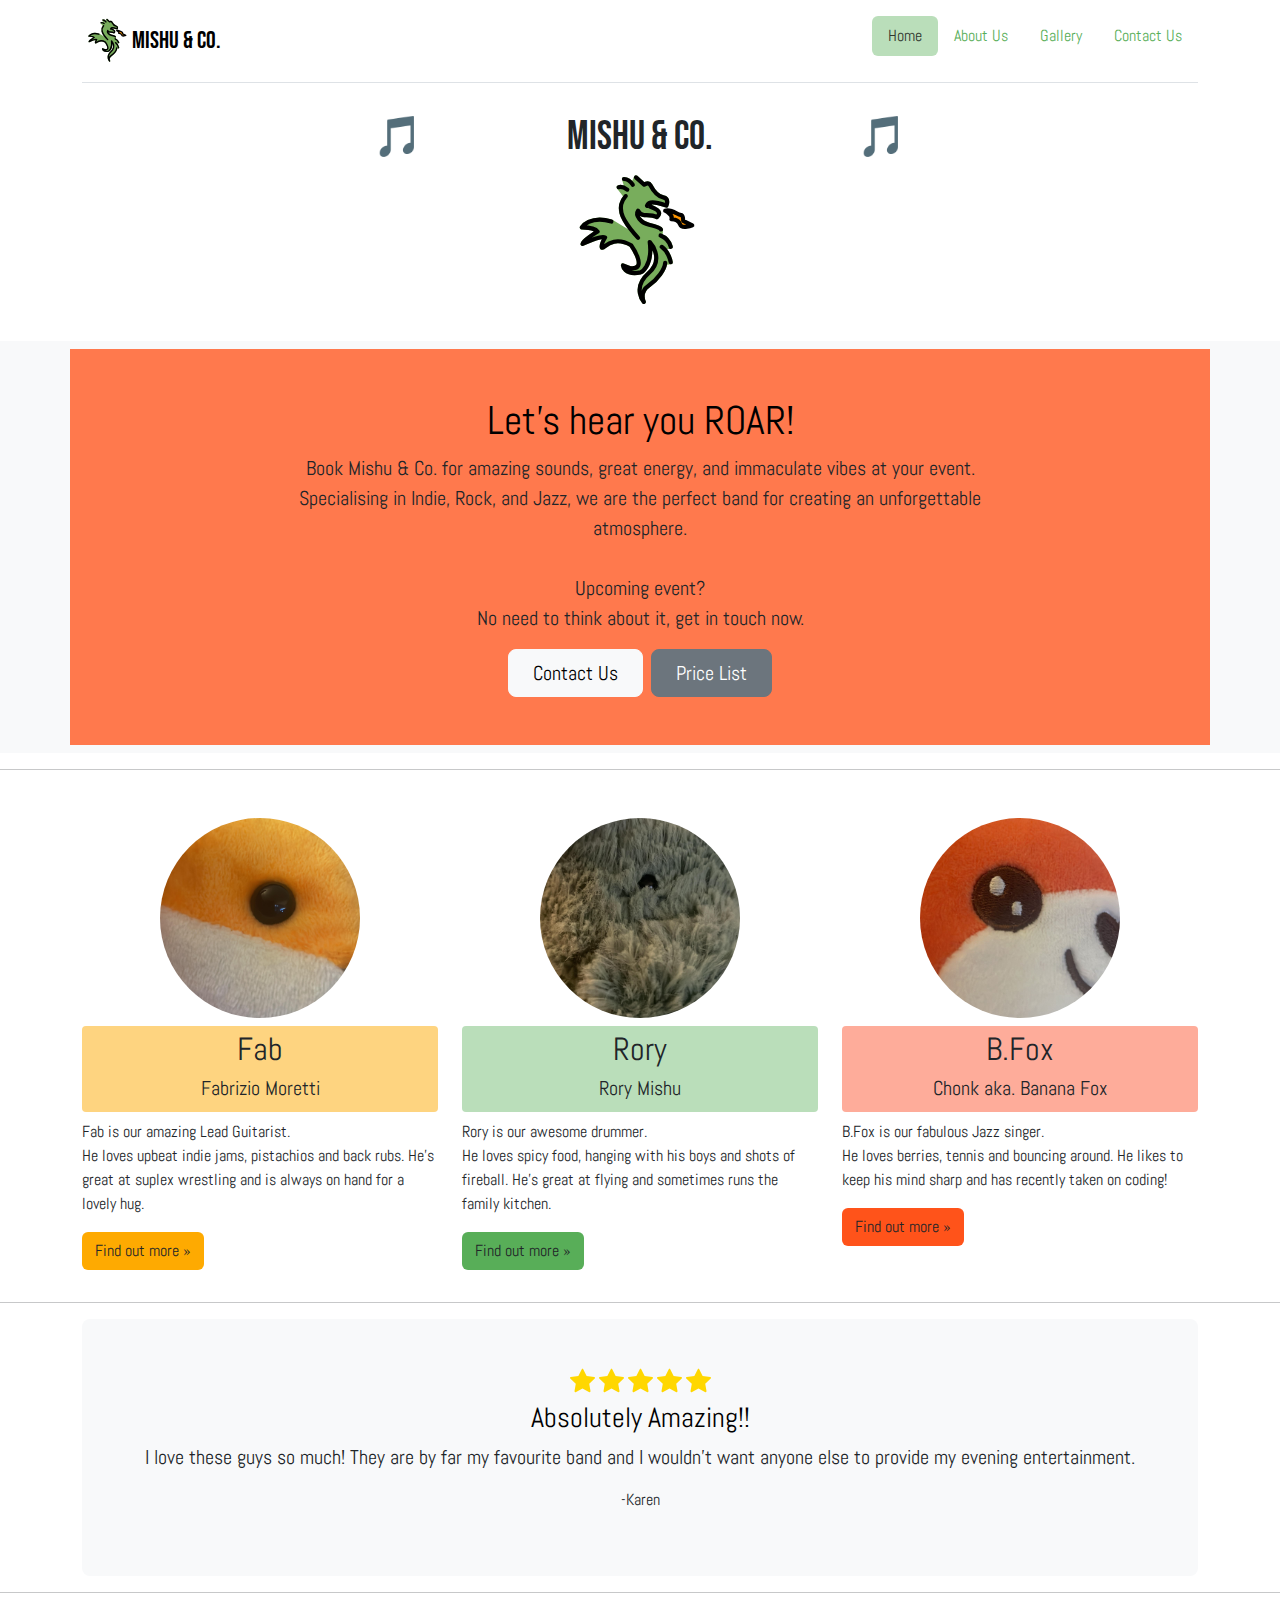
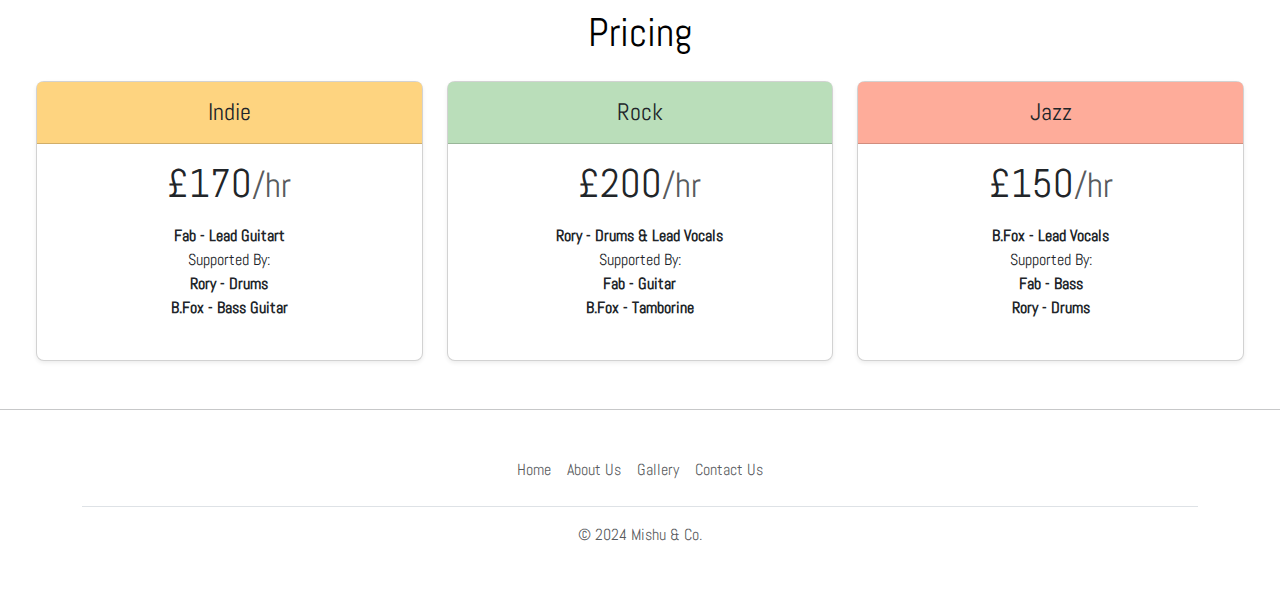
<file: index.html>
<!DOCTYPE html>
<html lang="en">
<head>
    <meta charset="UTF-8">
    <meta name="viewport" content="width=device-width, initial-scale=1.0">
    <title>Mishu & Co.</title>
    <link rel="stylesheet" href="./styles.css" />
    <link href="https://cdn.jsdelivr.net/npm/bootstrap@5.3.3/dist/css/bootstrap.min.css" rel="stylesheet" integrity="sha384-QWTKZyjpPEjISv5WaRU9OFeRpok6YctnYmDr5pNlyT2bRjXh0JMhjY6hW+ALEwIH" crossorigin="anonymous">
    <script src="https://cdn.jsdelivr.net/npm/bootstrap@5.3.3/dist/js/bootstrap.bundle.min.js" integrity="sha384-YvpcrYf0tY3lHB60NNkmXc5s9fDVZLESaAA55NDzOxhy9GkcIdslK1eN7N6jIeHz" crossorigin="anonymous"></script>
    <link rel="stylesheet" href="./styles.css" />
    
    <!-- fonts -->
    <link rel="preconnect" href="https://fonts.googleapis.com">
    <link rel="preconnect" href="https://fonts.gstatic.com" crossorigin>
    <link href="https://fonts.googleapis.com/css2?family=Bebas+Neue&display=swap" rel="stylesheet">

    <link rel="preconnect" href="https://fonts.googleapis.com">
    <link rel="preconnect" href="https://fonts.gstatic.com" crossorigin>
    <link href="https://fonts.googleapis.com/css2?family=Abel&family=Bebas+Neue&family=Noto+Sans+Tamil:wght@100..900&display=swap" rel="stylesheet">
  </head>

<body>
  <!-- header -->
  <div class="container">
      <header class="d-flex flex-wrap justify-content-center py-3 mb-4 border-bottom">
        <a href="./index.html" class="d-flex align-items-center mb-md-0 me-md-auto me-4 link-body-emphasis text-decoration-none">
          <svg width="50px" height="50px" viewBox="0 0 72.00 72.00" id="emoji" xmlns="http://www.w3.org/2000/svg" fill="#000000" stroke="#000000"><g id="SVGRepo_bgCarrier" stroke-width="0"></g><g id="SVGRepo_tracerCarrier" stroke-linecap="round" stroke-linejoin="round"></g><g id="SVGRepo_iconCarrier"> <g id="color"> <path fill="#78ad5c" stroke="#78ad5c" stroke-linecap="round" stroke-linejoin="round" stroke-miterlimit="10" stroke-width="2" d="M46,24c-1.0833-0.5833-4-1-5.9167-0.9167C38.1667,23.1667,37,21,37,21c-0.9,1.35-0.315,2.7675,0.6007,3.9184 c1.1508,1.4463,2.8225,2.3985,4.6286,2.7916C47.7267,28.9066,48,30,48,30l-0.1945,2.8581 c3.8914,1.5502,4.6086,4.4578,4.8891,5.4505l-4.3577,0.0076c3.4697,2.4416,4.3264,7.3677,4.3264,7.3677L50,46 c-0.1667,3-3.5,7.9167-8,11s-2.25,7.75-2.25,7.75S34,58,42,51s0.5833-15,0.5833-15c1.5833,12-4.4167,14.5833-4.4167,14.5833 C30.3333,52.1667,29.75,47.25,29.75,47.25l3.75,1.4167c8.5,0.6667,0.1667-11.0833,0.1667-11.0833 C24.3333,32.1667,20,40,19.5833,38.5833c-0.4167-1.4167,1.5833-4.75,1.5833-4.75c-1.8333-1.1667-10.8333,3.0833-10.8333,3.0833 C9.6667,35.8333,17.5833,31,17.5833,31C16.1667,29,10,29,10,29s4-6,14.1667-2.8333L37,34c0,0-6.7368-6.8764-8-12 c-1.2801-5.1922,2.6184-8.4931,2-8l-3.3306-4.3319c1.9432-0.5218,3.5669,0.7807,4.1322,1.2131l-1.578-5.122 c2.5024,0.1211,3.7895,2.1179,4.2473,2.7901L36,5l3.9167,3.5c0,0,2.0833-1.5,3,0.25C43.8333,10.5,46,14,49.0833,14.5833 c3.0833,0.5833,1.5,3.9167,1.5,3.9167S46,17,44,17s-2.75,1.5833-2.75,1.5833S41,18,45,20S46,24,46,24"></path> <path fill="#ff9500" stroke="none" d="M50,21c0,0,4,2,3,4c0,0,3.3333,0,4.1667,2.5C58,30,63,28,63,28l-4.3333-2.1667c0,0,0-2.8333-1.3333-2.8333 C56,23,53,20,50,21z"></path> </g> <g id="hair"></g> <g id="skin"></g> <g id="skin-shadow"></g> <g id="line"> <path fill="none" stroke="#000000" stroke-linecap="round" stroke-linejoin="round" stroke-miterlimit="10" stroke-width="2" d="M52.6632,45.6838c0,0-0.8567-4.9261-4.3264-7.3677"></path> <path fill="none" stroke="#000000" stroke-linecap="round" stroke-linejoin="round" stroke-miterlimit="10" stroke-width="2" d="M52.6945,38.3086c-0.2805-0.9927-0.9977-3.9003-4.8891-5.4505"></path> <path fill="none" stroke="#000000" stroke-linecap="round" stroke-linejoin="round" stroke-miterlimit="10" stroke-width="2" d="M48,30c0,0-0.2733-1.0934-5.7707-2.29c-1.806-0.3931-3.4777-1.3453-4.6286-2.7916C36.685,23.7675,36.1,22.35,37,21 c0,0,1.1667,2.1667,3.0833,2.0833C42,23,44.9167,23.4167,46,24"></path> <path fill="none" stroke="#000000" stroke-linecap="round" stroke-linejoin="round" stroke-miterlimit="10" stroke-width="2" d="M46,24c0,0,3-2-1-4s-3.75-1.4167-3.75-1.4167S42,17,44,17s6.5833,1.5,6.5833,1.5s1.5833-3.3333-1.5-3.9167 C46,14,43.8333,10.5,42.9167,8.75c-0.9167-1.75-3-0.25-3-0.25L36,5"></path> <path fill="none" stroke="#000000" stroke-linecap="round" stroke-linejoin="round" stroke-miterlimit="10" stroke-width="2" d="M24.1667,26.1667C14,23,10,29,10,29s6.1667,0,7.5833,2c0,0-7.9167,4.8333-7.25,5.9167c0,0,9-4.25,10.8333-3.0833 c0,0-2,3.3333-1.5833,4.75c0.4167,1.4167,4.75-6.4167,14.0833-1c0,0,8.3333,11.75-0.1667,11.0833L29.75,47.25 c0,0,0.5833,4.9167,8.4167,3.3333c0,0,6-2.5833,4.4167-14.5833c0,0,7.4167,8-0.5833,15s-2.25,13.75-2.25,13.75S37.5,60.0833,42,57 s7.8333-8,8-11"></path> <path fill="none" stroke="#000000" stroke-linecap="round" stroke-linejoin="round" stroke-miterlimit="10" stroke-width="2" d="M31,14c0.6184-0.4931-3.2801,2.8078-2,8c1.2632,5.1236,8,12,8,12"></path> <path fill="none" stroke="#000000" stroke-linecap="round" stroke-linejoin="round" stroke-miterlimit="10" stroke-width="2" d="M34.4709,8.5493c-0.4579-0.6722-1.7449-2.669-4.2473-2.7901"></path> <path fill="none" stroke="#000000" stroke-linecap="round" stroke-linejoin="round" stroke-miterlimit="10" stroke-width="2" d="M31.8016,10.8812c-0.5653-0.4324-2.189-1.7348-4.1322-1.2131"></path> <path fill="none" stroke="#000000" stroke-linecap="round" stroke-linejoin="round" stroke-miterlimit="10" stroke-width="2" d="M50,21c0,0,4,2,3,4c0,0,3.3333,0,4.1667,2.5C58,30,63,28,63,28l-4.3333-2.1667c0,0,0-2.8333-1.3333-2.8333C56,23,53,20,50,21z"></path> </g> </g></svg>            
          <span class="fs-4 logo-font">Mishu & Co.</span>
        </a>
  
        <ul class="nav nav-pills">
          <li class="nav-item"><a href="#home-top" class="nav-link active custom" aria-current="page">Home</a></li>
          <li class="nav-item"><a href="./boys.html" class="nav-link">About Us</a></li>
          <li class="nav-item"><a href="./gallery.html" class="nav-link">Gallery</a></li>
          <li class="nav-item"><a href="./contact.html" class="nav-link">Contact Us</a></li>
          <!-- <li class="nav-item"><a href="#" class="nav-link">placeholder</a></li> -->
        </ul>
      </header>
  </div>
  
  <!-- first banner -->
  <div class="" >
    <a id="home-top"></a>

    <!-- logo -->
     <div class="row m-4">
      <div class="col text-end fs-1 note" id="left-note">🎵</div>

      <div class="col text-center bg-li">
        <p class="fs-1 m-0 logo-font headMishu">Mishu & Co.</p>
        <svg height="150px" viewBox="0 0 76.00 72.00" id="emoji" xmlns="http://www.w3.org/2000/svg" fill="#000000" stroke="#000000"><g id="SVGRepo_bgCarrier" stroke-width="0"></g><g id="SVGRepo_tracerCarrier" stroke-linecap="round" stroke-linejoin="round"></g><g id="SVGRepo_iconCarrier"> <g id="color"> <path fill="#78ad5c" stroke="#78ad5c" stroke-linecap="round" stroke-linejoin="round" stroke-miterlimit="10" stroke-width="2" d="M46,24c-1.0833-0.5833-4-1-5.9167-0.9167C38.1667,23.1667,37,21,37,21c-0.9,1.35-0.315,2.7675,0.6007,3.9184 c1.1508,1.4463,2.8225,2.3985,4.6286,2.7916C47.7267,28.9066,48,30,48,30l-0.1945,2.8581 c3.8914,1.5502,4.6086,4.4578,4.8891,5.4505l-4.3577,0.0076c3.4697,2.4416,4.3264,7.3677,4.3264,7.3677L50,46 c-0.1667,3-3.5,7.9167-8,11s-2.25,7.75-2.25,7.75S34,58,42,51s0.5833-15,0.5833-15c1.5833,12-4.4167,14.5833-4.4167,14.5833 C30.3333,52.1667,29.75,47.25,29.75,47.25l3.75,1.4167c8.5,0.6667,0.1667-11.0833,0.1667-11.0833 C24.3333,32.1667,20,40,19.5833,38.5833c-0.4167-1.4167,1.5833-4.75,1.5833-4.75c-1.8333-1.1667-10.8333,3.0833-10.8333,3.0833 C9.6667,35.8333,17.5833,31,17.5833,31C16.1667,29,10,29,10,29s4-6,14.1667-2.8333L37,34c0,0-6.7368-6.8764-8-12 c-1.2801-5.1922,2.6184-8.4931,2-8l-3.3306-4.3319c1.9432-0.5218,3.5669,0.7807,4.1322,1.2131l-1.578-5.122 c2.5024,0.1211,3.7895,2.1179,4.2473,2.7901L36,5l3.9167,3.5c0,0,2.0833-1.5,3,0.25C43.8333,10.5,46,14,49.0833,14.5833 c3.0833,0.5833,1.5,3.9167,1.5,3.9167S46,17,44,17s-2.75,1.5833-2.75,1.5833S41,18,45,20S46,24,46,24"></path> <path fill="#ff9500" stroke="none" d="M50,21c0,0,4,2,3,4c0,0,3.3333,0,4.1667,2.5C58,30,63,28,63,28l-4.3333-2.1667c0,0,0-2.8333-1.3333-2.8333 C56,23,53,20,50,21z"></path> </g> <g id="hair"></g> <g id="skin"></g> <g id="skin-shadow"></g> <g id="line"> <path fill="none" stroke="#000000" stroke-linecap="round" stroke-linejoin="round" stroke-miterlimit="10" stroke-width="2" d="M52.6632,45.6838c0,0-0.8567-4.9261-4.3264-7.3677"></path> <path fill="none" stroke="#000000" stroke-linecap="round" stroke-linejoin="round" stroke-miterlimit="10" stroke-width="2" d="M52.6945,38.3086c-0.2805-0.9927-0.9977-3.9003-4.8891-5.4505"></path> <path fill="none" stroke="#000000" stroke-linecap="round" stroke-linejoin="round" stroke-miterlimit="10" stroke-width="2" d="M48,30c0,0-0.2733-1.0934-5.7707-2.29c-1.806-0.3931-3.4777-1.3453-4.6286-2.7916C36.685,23.7675,36.1,22.35,37,21 c0,0,1.1667,2.1667,3.0833,2.0833C42,23,44.9167,23.4167,46,24"></path> <path fill="none" stroke="#000000" stroke-linecap="round" stroke-linejoin="round" stroke-miterlimit="10" stroke-width="2" d="M46,24c0,0,3-2-1-4s-3.75-1.4167-3.75-1.4167S42,17,44,17s6.5833,1.5,6.5833,1.5s1.5833-3.3333-1.5-3.9167 C46,14,43.8333,10.5,42.9167,8.75c-0.9167-1.75-3-0.25-3-0.25L36,5"></path> <path fill="none" stroke="#000000" stroke-linecap="round" stroke-linejoin="round" stroke-miterlimit="10" stroke-width="2" d="M24.1667,26.1667C14,23,10,29,10,29s6.1667,0,7.5833,2c0,0-7.9167,4.8333-7.25,5.9167c0,0,9-4.25,10.8333-3.0833 c0,0-2,3.3333-1.5833,4.75c0.4167,1.4167,4.75-6.4167,14.0833-1c0,0,8.3333,11.75-0.1667,11.0833L29.75,47.25 c0,0,0.5833,4.9167,8.4167,3.3333c0,0,6-2.5833,4.4167-14.5833c0,0,7.4167,8-0.5833,15s-2.25,13.75-2.25,13.75S37.5,60.0833,42,57 s7.8333-8,8-11"></path> <path fill="none" stroke="#000000" stroke-linecap="round" stroke-linejoin="round" stroke-miterlimit="10" stroke-width="2" d="M31,14c0.6184-0.4931-3.2801,2.8078-2,8c1.2632,5.1236,8,12,8,12"></path> <path fill="none" stroke="#000000" stroke-linecap="round" stroke-linejoin="round" stroke-miterlimit="10" stroke-width="2" d="M34.4709,8.5493c-0.4579-0.6722-1.7449-2.669-4.2473-2.7901"></path> <path fill="none" stroke="#000000" stroke-linecap="round" stroke-linejoin="round" stroke-miterlimit="10" stroke-width="2" d="M31.8016,10.8812c-0.5653-0.4324-2.189-1.7348-4.1322-1.2131"></path> <path fill="none" stroke="#000000" stroke-linecap="round" stroke-linejoin="round" stroke-miterlimit="10" stroke-width="2" d="M50,21c0,0,4,2,3,4c0,0,3.3333,0,4.1667,2.5C58,30,63,28,63,28l-4.3333-2.1667c0,0,0-2.8333-1.3333-2.8333C56,23,53,20,50,21z"></path> </g> </g></svg>            
      </div>

      <div class="col text-start fs-1 note" id="right-note">🎵</div>
     </div>
      

    <div class="p-2 text-center bg-body-tertiary">
      <!-- mission statment -->
      <div class="container py-5 banner-chonk">  
        <h2 class="text-body-emphasis fs-1">Let's hear you ROAR!</h2>
        <p class="col-lg-8 mx-auto lead">
          Book Mishu & Co. for amazing sounds, great energy, and immaculate vibes at your event.
          Specialising in Indie, Rock, and Jazz, we are the perfect band for creating an unforgettable atmosphere.
          <br/>
          <br/>Upcoming event? 
          <br/>No need to think about it, get in touch now. 
        </p>
        <!-- buttons -->
        <div class="d-grid gap-2 d-sm-flex justify-content-sm-center">
          <a type="button" class="btn btn-light btn-lg px-4 gap-3" href="./contact.html">Contact Us</a>
          <a type="button" class="btn btn-secondary btn-lg px-4" href="./contact.html#price-list">Price List</a>
        </div>
      </div>
    </div>
  </div>
  <hr class="featurette-divider">

  <!-- the band -->
  <div class="container marketing mt-5">
    <div class="row">
      <div class="col-lg-4">
        <div class='d-flex justify-content-center'>   
            <img class="rounded-circle" src="./images/fab-upclose-sq.jpg" width="200" height="200" alt="Fab" />     
<!--         <svg class="bd-placeholder-img rounded-circle" width="200" height="200" xmlns="http://www.w3.org/2000/svg" role="img" aria-label="Placeholder" preserveAspectRatio="xMidYMid slice" focusable="false"><title>Placeholder</title> -->
<!--             <rect width="100%" height="100%" fill="var(--fab-colour)"></rect></svg> -->
        </div>
        <div class="bg-fab px-2 py-1 my-2 rounded-1">
          <h2 class="fw-normal d-flex justify-content-center">Fab</h2>
          <h5 class="d-flex justify-content-center">Fabrizio Moretti</h5>
        </div>
        <p>
          Fab is our amazing Lead Guitarist. 
          <br/>He loves upbeat indie jams, pistachios and back rubs.
          He's great at suplex wrestling and is always on hand for a lovely hug.
        </p>
        <p><a class="btn btn-fab" href="./boys.html#about-fab">Find out more »</a></p>
      </div><!-- /.col-lg-4 -->
      <div class="col-lg-4">
        <div class="d-flex justify-content-center">    
            <img class="rounded-circle" src="./images/rory-upclose-sq.jpg" width="200" height="200" alt="Rory" />     
<!--         <svg class="bd-placeholder-img rounded-circle" width="200" height="200" xmlns="http://www.w3.org/2000/svg" role="img" aria-label="Placeholder" preserveAspectRatio="xMidYMid slice" focusable="false"><title>Placeholder</title><rect width="100%" height="100%" 
          fill="var(--rory-colour)"></rect></svg> -->
        </div>
        
        <div class="bg-rory px-2 py-1 my-2 rounded-1">
    
          <h2 class="fw-normal d-flex justify-content-center">Rory</h2>
          <h5 class="d-flex justify-content-center">Rory Mishu</h5>
        </div>  
        <p>
          Rory is our awesome drummer. 
          <br/>He loves spicy food, hanging with his boys and shots of fireball. 
          He's great at flying and sometimes runs the family kitchen. 
        </p>  
        <p><a class="btn btn-rory" href="./boys.html#about-rory">Find out more »</a></p>
      </div><!-- /.col-lg-4 -->
      <div class="col-lg-4">
        <div class='d-flex justify-content-center'>       
            <img class="rounded-circle" src="./images/bfox-upclose-sq.jpg" width="200" height="200" alt="Chonk" />     
<!--         <svg class="bd-placeholder-img rounded-circle" width="200" height="200" xmlns="http://www.w3.org/2000/svg" role="img" aria-label="Placeholder" preserveAspectRatio="xMidYMid slice" focusable="false"><title>Placeholder</title>
            <rect width="100%" height="100%" 
          fill="var(--chonk-colour)"></rect></svg> -->
        </div>
        <div class="bg-chonk px-2 py-1 my-2 rounded-1">
          <h2 class="fw-normal d-flex justify-content-center">B.Fox</h2>
          <h5 class="d-flex justify-content-center">Chonk aka. Banana Fox</h5>
        </div>
        <p>
          B.Fox is our fabulous Jazz singer. 
          <br/>He loves berries, tennis and bouncing around.
          He likes to keep his mind sharp and has recently taken on coding!</p>
        <p><a class="btn btn-chonk" href="./boys.html#about-chonk">Find out more »</a></p>
      </div><!-- /.col-lg-4 -->
    </div>
  </div>
  <hr class="featurette-divider">

  <!-- Reviews -->
  <div class="container my-0">
    <div class="p-5 text-center bg-body-tertiary rounded-3">
      <svg class="m-0.5" xmlns="http://www.w3.org/2000/svg" width="25" height="25" fill="gold" class="bi bi-star-fill" viewBox="0 0 16 16 ">
        <path d="M3.612 15.443c-.386.198-.824-.149-.746-.592l.83-4.73L.173 6.765c-.329-.314-.158-.888.283-.95l4.898-.696L7.538.792c.197-.39.73-.39.927 0l2.184 4.327 4.898.696c.441.062.612.636.282.95l-3.522 3.356.83 4.73c.078.443-.36.79-.746.592L8 13.187l-4.389 2.256z"/>
      </svg>
      <svg class="m-0.5" xmlns="http://www.w3.org/2000/svg" width="25" height="25" fill="gold" class="bi bi-star-fill" viewBox="0 0 16 16 ">
        <path d="M3.612 15.443c-.386.198-.824-.149-.746-.592l.83-4.73L.173 6.765c-.329-.314-.158-.888.283-.95l4.898-.696L7.538.792c.197-.39.73-.39.927 0l2.184 4.327 4.898.696c.441.062.612.636.282.95l-3.522 3.356.83 4.73c.078.443-.36.79-.746.592L8 13.187l-4.389 2.256z"/>
      </svg>
      <svg class="m-0.5" xmlns="http://www.w3.org/2000/svg" width="25" height="25" fill="gold" class="bi bi-star-fill" viewBox="0 0 16 16 ">
        <path d="M3.612 15.443c-.386.198-.824-.149-.746-.592l.83-4.73L.173 6.765c-.329-.314-.158-.888.283-.95l4.898-.696L7.538.792c.197-.39.73-.39.927 0l2.184 4.327 4.898.696c.441.062.612.636.282.95l-3.522 3.356.83 4.73c.078.443-.36.79-.746.592L8 13.187l-4.389 2.256z"/>
      </svg>
      <svg class="m-0.5" xmlns="http://www.w3.org/2000/svg" width="25" height="25" fill="gold" class="bi bi-star-fill" viewBox="0 0 16 16 ">
        <path d="M3.612 15.443c-.386.198-.824-.149-.746-.592l.83-4.73L.173 6.765c-.329-.314-.158-.888.283-.95l4.898-.696L7.538.792c.197-.39.73-.39.927 0l2.184 4.327 4.898.696c.441.062.612.636.282.95l-3.522 3.356.83 4.73c.078.443-.36.79-.746.592L8 13.187l-4.389 2.256z"/>
      </svg>
      <svg class="m-0.5" xmlns="http://www.w3.org/2000/svg" width="25" height="25" fill="gold" class="bi bi-star-fill" viewBox="0 0 16 16 ">
        <path d="M3.612 15.443c-.386.198-.824-.149-.746-.592l.83-4.73L.173 6.765c-.329-.314-.158-.888.283-.95l4.898-.696L7.538.792c.197-.39.73-.39.927 0l2.184 4.327 4.898.696c.441.062.612.636.282.95l-3.522 3.356.83 4.73c.078.443-.36.79-.746.592L8 13.187l-4.389 2.256z"/>
      </svg>
      
      <h3 class="text-body-emphasis m-2">Absolutely Amazing!!</h3>
      <p class="lead">
        I love these guys so much! They are by far my favourite band and I wouldn't want anyone else to provide my evening entertainment. 
        <p>-Karen</p>
      </p>
    </div>
  </div>
  <hr class="featurette-divider">

  <!-- pricing -->
   <div>
    <h2 class="fs-1 text-body-emphasis text-center">Pricing</h2>
   </div>
  <div class="row row-cols-1 row-cols-md-3 m-4 text-center">
    <div class="col">
      <div class="card mb-4 rounded-3 shadow-sm">
        <div class="card-header py-3 bg-fab">
          <h4 class="my-0 fw-normal">Indie</h4>
        </div>
        <div class="card-body">
          <h1 class="card-title pricing-card-title">£170<small class="text-body-secondary fw-light">/hr</small></h1>
          <ul class="list-unstyled mt-3 mb-4">
            <li class="fw-semibold">Fab - Lead Guitart</li>
            <li>Supported By:</li>
            <li class="fw-semibold">Rory - Drums</li> 
            <li class="fw-semibold">B.Fox - Bass Guitar</li>
          </ul>
          <!-- <button type="button" class="w-100 btn btn-lg btn-primary">More about Fab</button> -->
        </div>
      </div>
    </div>
    <div class="col">
      <div class="card mb-4 rounded-3 shadow-sm">
        <div class="card-header py-3 bg-rory">
          <h4 class="my-0 fw-normal">Rock</h4>
        </div>
        <div class="card-body">
          <h1 class="card-title pricing-card-title">£200<small class="text-body-secondary fw-light">/hr</small></h1>
          <ul class="list-unstyled mt-3 mb-4">
            <li class="fw-semibold">Rory - Drums & Lead Vocals</li>
            <li>Supported By:</li>
            <li class="fw-semibold">Fab - Guitar</li>
            <li class="fw-semibold">B.Fox - Tamborine</li>
          </ul>
          <!-- <button type="button" class="w-100 btn btn-lg btn-primary">More about Rory</button> -->
        </div>
      </div>
    </div>
    <div class="col">
      <div class="card mb-4 rounded-3 shadow-sm">
        <div class="card-header py-3 bg-chonk">
          <h4 class="my-0 fw-normal">Jazz</h4>
        </div>
        <div class="card-body">
          <h1 class="card-title pricing-card-title">£150<small class="text-body-secondary fw-light">/hr</small></h1>
          <ul class="list-unstyled mt-3 mb-4">
            <li class="fw-semibold">B.Fox - Lead Vocals</li>
            <li>Supported By:</li>
            <li class="fw-semibold">Fab - Bass</li>
            <li class="fw-semibold">Rory - Drums</li>
          </ul>
          <!-- <button type="button" class="w-100 btn btn-lg btn-primary">More about B.Fox</button> -->
        </div>
      </div>
    </div>
  </div>

  <hr class="featurette-divider">
  <!-- footer -->
  <div class="container mt-4">
    <footer class="py-3 my-4">
      <ul class="nav justify-content-center border-bottom pb-3 mb-3">
        <li class="nav-item"><a href="#home-top" class="nav-link px-2 text-body-secondary">Home</a></li>
        <li class="nav-item"><a href="./boys.html" class="nav-link px-2 text-body-secondary">About Us</a></li>
        <li class="nav-item"><a href="./gallery.html" class="nav-link px-2 text-body-secondary">Gallery</a></li>
        <li class="nav-item"><a href="./contact.html" class="nav-link px-2 text-body-secondary">Contact Us</a></li>
        <!-- <li class="nav-item"><a href="#" class="nav-link px-2 text-body-secondary">Gallery</a></li> -->
      </ul>
      <p class="text-center text-body-secondary">© 2024 Mishu & Co.</p>


    </footer>
  </div>



<script src="./index.js"></script>
</body>
</html>
</file>
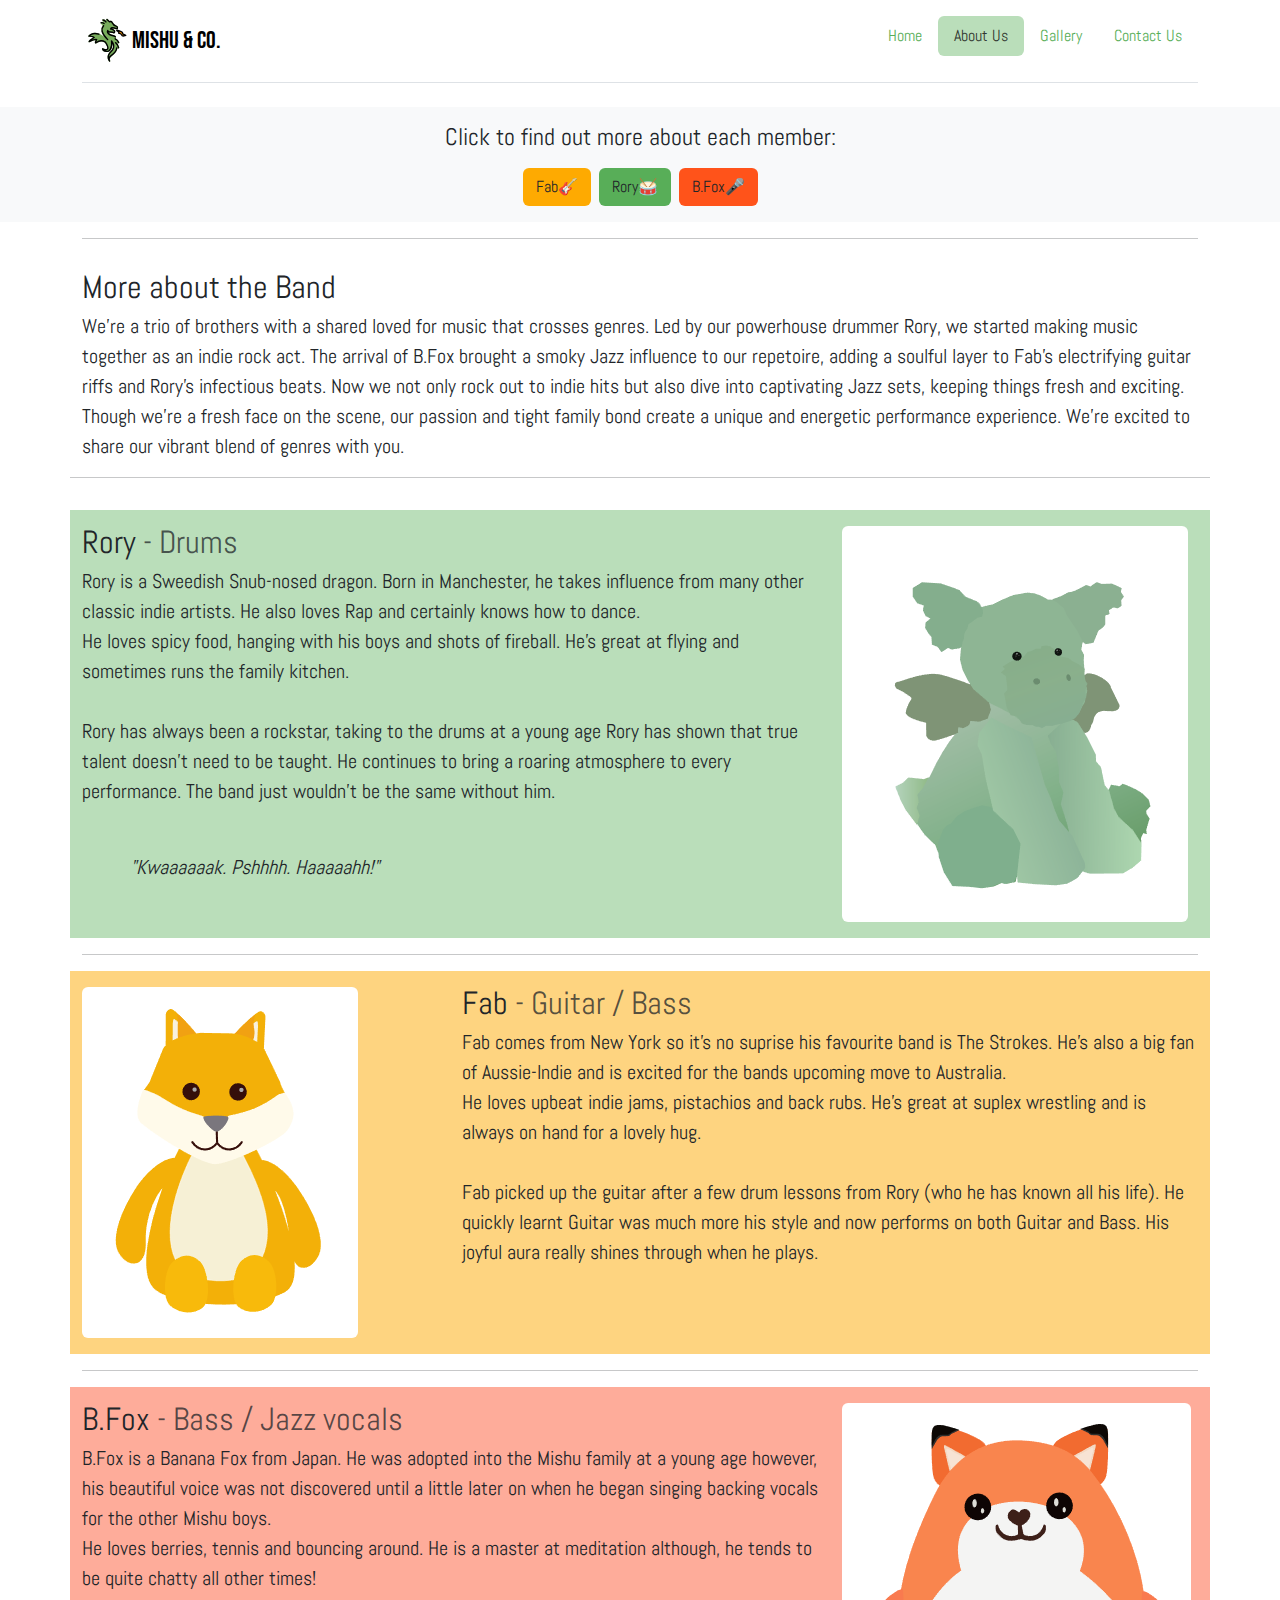
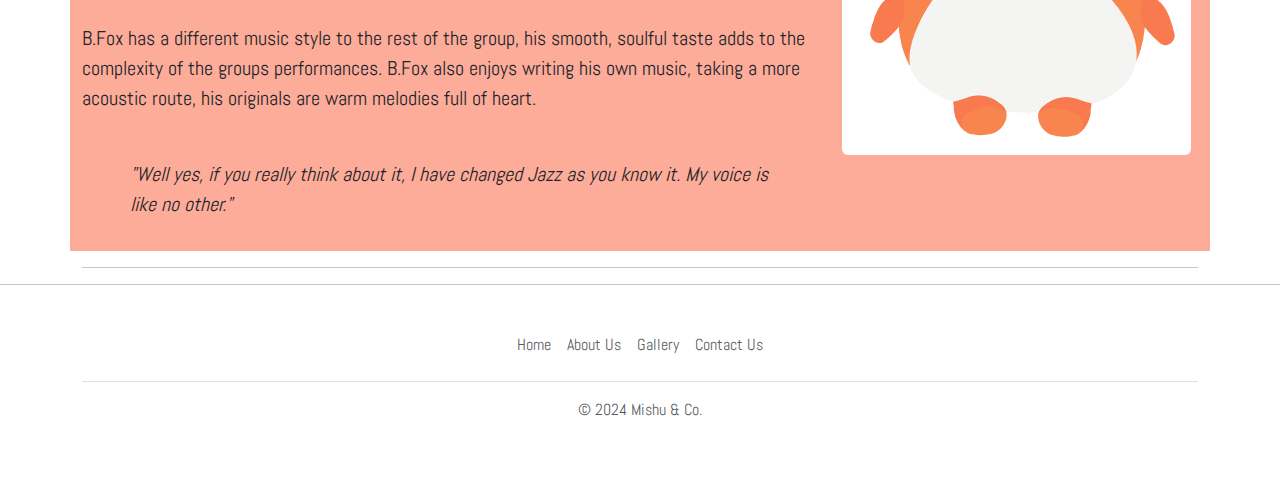
<file: boys.html>
<!DOCTYPE html>
<html lang="en">
<head>
    <meta charset="UTF-8">
    <meta name="viewport" content="width=device-width, initial-scale=1.0">
    <title>Mishu & Co.</title>
    <link rel="stylesheet" href="./styles.css" />
    <link href="https://cdn.jsdelivr.net/npm/bootstrap@5.3.3/dist/css/bootstrap.min.css" rel="stylesheet" integrity="sha384-QWTKZyjpPEjISv5WaRU9OFeRpok6YctnYmDr5pNlyT2bRjXh0JMhjY6hW+ALEwIH" crossorigin="anonymous">
    <script src="https://cdn.jsdelivr.net/npm/bootstrap@5.3.3/dist/js/bootstrap.bundle.min.js" integrity="sha384-YvpcrYf0tY3lHB60NNkmXc5s9fDVZLESaAA55NDzOxhy9GkcIdslK1eN7N6jIeHz" crossorigin="anonymous"></script>
    <link rel="stylesheet" href="./styles.css" />
    
    <!-- fonts -->
    <link rel="preconnect" href="https://fonts.googleapis.com">
    <link rel="preconnect" href="https://fonts.gstatic.com" crossorigin>
    <link href="https://fonts.googleapis.com/css2?family=Bebas+Neue&display=swap" rel="stylesheet">

    <link rel="preconnect" href="https://fonts.googleapis.com">
    <link rel="preconnect" href="https://fonts.gstatic.com" crossorigin>
    <link href="https://fonts.googleapis.com/css2?family=Abel&family=Bebas+Neue&family=Noto+Sans+Tamil:wght@100..900&display=swap" rel="stylesheet">
  </head>

<body>
  <!-- header -->
  <div class="container">
      <header class="d-flex flex-wrap justify-content-center py-3 mb-4 border-bottom">
        <a href="./index.html" class="d-flex align-items-center mb-3 mb-md-0 me-md-auto link-body-emphasis text-decoration-none">
          <svg width="50px" height="50px" viewBox="0 0 72.00 72.00" id="emoji" xmlns="http://www.w3.org/2000/svg" fill="#000000" stroke="#000000"><g id="SVGRepo_bgCarrier" stroke-width="0"></g><g id="SVGRepo_tracerCarrier" stroke-linecap="round" stroke-linejoin="round"></g><g id="SVGRepo_iconCarrier"> <g id="color"> <path fill="#78ad5c" stroke="#78ad5c" stroke-linecap="round" stroke-linejoin="round" stroke-miterlimit="10" stroke-width="2" d="M46,24c-1.0833-0.5833-4-1-5.9167-0.9167C38.1667,23.1667,37,21,37,21c-0.9,1.35-0.315,2.7675,0.6007,3.9184 c1.1508,1.4463,2.8225,2.3985,4.6286,2.7916C47.7267,28.9066,48,30,48,30l-0.1945,2.8581 c3.8914,1.5502,4.6086,4.4578,4.8891,5.4505l-4.3577,0.0076c3.4697,2.4416,4.3264,7.3677,4.3264,7.3677L50,46 c-0.1667,3-3.5,7.9167-8,11s-2.25,7.75-2.25,7.75S34,58,42,51s0.5833-15,0.5833-15c1.5833,12-4.4167,14.5833-4.4167,14.5833 C30.3333,52.1667,29.75,47.25,29.75,47.25l3.75,1.4167c8.5,0.6667,0.1667-11.0833,0.1667-11.0833 C24.3333,32.1667,20,40,19.5833,38.5833c-0.4167-1.4167,1.5833-4.75,1.5833-4.75c-1.8333-1.1667-10.8333,3.0833-10.8333,3.0833 C9.6667,35.8333,17.5833,31,17.5833,31C16.1667,29,10,29,10,29s4-6,14.1667-2.8333L37,34c0,0-6.7368-6.8764-8-12 c-1.2801-5.1922,2.6184-8.4931,2-8l-3.3306-4.3319c1.9432-0.5218,3.5669,0.7807,4.1322,1.2131l-1.578-5.122 c2.5024,0.1211,3.7895,2.1179,4.2473,2.7901L36,5l3.9167,3.5c0,0,2.0833-1.5,3,0.25C43.8333,10.5,46,14,49.0833,14.5833 c3.0833,0.5833,1.5,3.9167,1.5,3.9167S46,17,44,17s-2.75,1.5833-2.75,1.5833S41,18,45,20S46,24,46,24"></path> <path fill="#ff9500" stroke="none" d="M50,21c0,0,4,2,3,4c0,0,3.3333,0,4.1667,2.5C58,30,63,28,63,28l-4.3333-2.1667c0,0,0-2.8333-1.3333-2.8333 C56,23,53,20,50,21z"></path> </g> <g id="hair"></g> <g id="skin"></g> <g id="skin-shadow"></g> <g id="line"> <path fill="none" stroke="#000000" stroke-linecap="round" stroke-linejoin="round" stroke-miterlimit="10" stroke-width="2" d="M52.6632,45.6838c0,0-0.8567-4.9261-4.3264-7.3677"></path> <path fill="none" stroke="#000000" stroke-linecap="round" stroke-linejoin="round" stroke-miterlimit="10" stroke-width="2" d="M52.6945,38.3086c-0.2805-0.9927-0.9977-3.9003-4.8891-5.4505"></path> <path fill="none" stroke="#000000" stroke-linecap="round" stroke-linejoin="round" stroke-miterlimit="10" stroke-width="2" d="M48,30c0,0-0.2733-1.0934-5.7707-2.29c-1.806-0.3931-3.4777-1.3453-4.6286-2.7916C36.685,23.7675,36.1,22.35,37,21 c0,0,1.1667,2.1667,3.0833,2.0833C42,23,44.9167,23.4167,46,24"></path> <path fill="none" stroke="#000000" stroke-linecap="round" stroke-linejoin="round" stroke-miterlimit="10" stroke-width="2" d="M46,24c0,0,3-2-1-4s-3.75-1.4167-3.75-1.4167S42,17,44,17s6.5833,1.5,6.5833,1.5s1.5833-3.3333-1.5-3.9167 C46,14,43.8333,10.5,42.9167,8.75c-0.9167-1.75-3-0.25-3-0.25L36,5"></path> <path fill="none" stroke="#000000" stroke-linecap="round" stroke-linejoin="round" stroke-miterlimit="10" stroke-width="2" d="M24.1667,26.1667C14,23,10,29,10,29s6.1667,0,7.5833,2c0,0-7.9167,4.8333-7.25,5.9167c0,0,9-4.25,10.8333-3.0833 c0,0-2,3.3333-1.5833,4.75c0.4167,1.4167,4.75-6.4167,14.0833-1c0,0,8.3333,11.75-0.1667,11.0833L29.75,47.25 c0,0,0.5833,4.9167,8.4167,3.3333c0,0,6-2.5833,4.4167-14.5833c0,0,7.4167,8-0.5833,15s-2.25,13.75-2.25,13.75S37.5,60.0833,42,57 s7.8333-8,8-11"></path> <path fill="none" stroke="#000000" stroke-linecap="round" stroke-linejoin="round" stroke-miterlimit="10" stroke-width="2" d="M31,14c0.6184-0.4931-3.2801,2.8078-2,8c1.2632,5.1236,8,12,8,12"></path> <path fill="none" stroke="#000000" stroke-linecap="round" stroke-linejoin="round" stroke-miterlimit="10" stroke-width="2" d="M34.4709,8.5493c-0.4579-0.6722-1.7449-2.669-4.2473-2.7901"></path> <path fill="none" stroke="#000000" stroke-linecap="round" stroke-linejoin="round" stroke-miterlimit="10" stroke-width="2" d="M31.8016,10.8812c-0.5653-0.4324-2.189-1.7348-4.1322-1.2131"></path> <path fill="none" stroke="#000000" stroke-linecap="round" stroke-linejoin="round" stroke-miterlimit="10" stroke-width="2" d="M50,21c0,0,4,2,3,4c0,0,3.3333,0,4.1667,2.5C58,30,63,28,63,28l-4.3333-2.1667c0,0,0-2.8333-1.3333-2.8333C56,23,53,20,50,21z"></path> </g> </g></svg>            
          
          <span class="fs-4 logo-font">Mishu & Co.</span>
        </a>
  
        <ul class="nav nav-pills">
          <li class="nav-item"><a href="./index.html" class="nav-link" aria-current="page">Home</a></li>
          <li class="nav-item"><a href="./boys.html" class="nav-link active custom">About Us</a></li>
          <li class="nav-item"><a href="./gallery.html" class="nav-link">Gallery</a></li>
          <li class="nav-item"><a href="./contact.html" class="nav-link">Contact Us</a></li>
          <!-- <li class="nav-item"><a href="#" class="nav-link">placeholder</a></li> -->
        </ul>
      </header>
  </div>
  
  <div class="bg-body-tertiary py-3">
    <h4 class="text-center mb-3">Click to find out more about each member:</h4>
    <!-- links to each -->
    <div class="d-flex justify-content-center gap-2">
      <a href="#about-fab" class="btn btn-fab">Fab🎸</a>
      <a href="#about-rory" class="btn btn-rory">Rory🥁</a>
      <a href="#about-chonk" class="btn btn-chonk">B.Fox🎤</a>
    </div>
  </div>

  </div>

  <!-- about sections -->
  <div class="container marketing">
    <!-- START THE FEATURETTES -->

    <hr class="featurette-divider">

    <!-- summary -->      
    <a id="about-all"></a>
    <div class="row featurette py-3" >
      <div class="col m-2 m-md-0">
        <h2 class="featurette-heading fw-normal lh-1">More about the Band</h2>
        <p class="lead">
          We're a trio of brothers with a shared loved for music that crosses genres. Led by our powerhouse drummer Rory, we started making music together as an indie rock act.
          The arrival of B.Fox brought a smoky Jazz influence to our repetoire, adding a soulful layer to Fab's electrifying guitar riffs and Rory's infectious beats.
          Now we not only rock out to indie hits but also dive into captivating Jazz sets, keeping things fresh and exciting. 
          Though we're a fresh face on the scene, our passion and tight family bond create a unique and energetic performance experience.
          We're excited to share our vibrant blend of genres with you. 
        </p>
      </div>
      <hr class="featurette-divider">
    </div>
    

    <!-- rory -->      
     <a id="about-rory"></a>
    <div class="row featurette bg-rory py-3" >
      <div class="col-md-8 m-2 m-md-0">
        <h2 class="featurette-heading fw-normal lh-1">Rory<span class="text-body-secondary"> - Drums</span></h2>
        <p class="lead">
          Rory is a Sweedish Snub-nosed dragon. Born in Manchester, he takes influence from many other classic indie artists. 
          He also loves Rap and certainly knows how to dance.
          <br/>
          He loves spicy food, hanging with his boys and shots of fireball. 
          He's great at flying and sometimes runs the family kitchen. 
          <br/><br/>
          Rory has always been a rockstar, taking to the drums at a young age Rory has shown that true talent doesn't need to be taught. 
          He continues to bring a roaring atmosphere to every performance. The band just wouldn't be the same without him. 
          <br/><br/>
          <p class="fst-italic fs-5 mx-5">"Kwaaaaaak. Pshhhh. Haaaaahh!"</p>
        </p>
      </div>
      <div class="col-md-4">
          <img class="rounded align-middle" src="./Rory.png" alt="cartoon rory" />
<!--         <svg viewBox="0 0 128 128" xmlns="http://www.w3.org/2000/svg" xmlns:xlink="http://www.w3.org/1999/xlink" aria-hidden="true" role="img" class="iconify iconify--noto" preserveAspectRatio="xMidYMid meet" fill="#000000"><g id="SVGRepo_bgCarrier" stroke-width="0"></g><g id="SVGRepo_tracerCarrier" stroke-linecap="round" stroke-linejoin="round"></g><g id="SVGRepo_iconCarrier"><path d="M103.13 54.42s3.5-.66 6.57-2.96c2.75-2.06 6.77-5.88 5.4-7.32c-1.48-1.55-3.87 2.53-4.43 1.55c-.37-.65 2.32-2.89 3.52-6.34c1.07-3.07-.15-6.11-2.89-2.75c-.85 1.04-1.49 2.17-1.9 1.76c-.44-.44.61-3 1.38-5.39c1.29-4.04-.68-6.72-4.05-1.83c-1.44 2.08-2.09 4.82-3.17 4.62c-.77-.14-.38-1.7-.51-3.25c-.27-3.23-3.36-2.87-4.42 2.83c-.47 2.52-.06 5.43-.63 5.63c-.99.35-.77-3.94-2.39-3.52c-1.18.31-1.62 3.24-1.55 6.34s2.04 8.09 2.04 8.09l2.75 5l4.28-2.46z" fill="#bdce44"></path><path d="M95.46 52.19s-2.21 5.16.82 11.8c2.21 4.85 5.37 8.27 3.5 10.21c-2.77 2.86-12.53-3.33-22.15-.49c-7.49 2.21-11.06 6.47-13.24 14.29c-1.63 5.85-3.24 8.12-5.96 8.92c-2.12.62-5.44.16-7.2-1.45c-3.72-3.42-3.63-7.37-2.23-10.69c1.31-3.11 5.64-6.15 7.65-7.19c5.56-2.89 19.22-7.11 23.09-14.5c3.45-6.59 4.36-14.15 2.25-19.08c-2.11-4.93-5.49-3.17-5.49-3.17l.77 11.68L63.83 66.6L44.47 79.83L41.8 93.91l6.76 11.4l13.94-1.06l14.22-21.4l13.73-.99l13.02-.7l4.93-13.8l-12.94-15.17z" fill="#6d8038"></path><path d="M105.59 40.13c-2.32-1.57-10.23 5.63-10.3 13.73c-.07 8.09 4.81 13.8 5.8 15.42s4.11 7.3.07 9.85c-3.24 2.06-18.37-4.58-26.19.42c-7.81 5-5.16 13.59-12.34 20.53c-2.69 2.61-17.15 5.02-18.35-9.34s16.19-15.06 24.78-21.33c8.59-6.26 11.33-11.54 11.05-18.93c-.28-7.39-2.46-9.71-2.46-9.71l-13.8 5.63l-6.34 10.28s-8.27 3.03-15.58 7.95c-8.61 5.8-10.14 10-10.14 10s-2.02-.63-2.02-1.13s7.09-8.57 6.48-12.11c-.75-4.34-3.14-5.51-4.55-5.65c-1.41-.14-2.21 1.08-1.17 2.67c1.03 1.6 1.55 3 1.36 3.61c-.19.61-.81 1.25-.94.19c-.14-1.17-.99-3.17-1.6-3.99c-.5-.67-2.06-2.63-3.99-2.3s-2.06 2.16-.47 3.66c1.6 1.5 3.14 3.61 2.35 4.55c-.8.94-2.11-2.09-2.96-3.21c-.84-1.13-2.93-1.56-4.18-1.81c-1.31-.26-3.47 1.19-2.21 3.28c.94 1.55 2.21.8 3.75 2.44s1.6 2.25 1.55 2.67c-.05.42-2.96 2.58-3.28 4.55c-.33 1.97.23 3.19-.52 3.89c-.75.7-3.94.56-4.97.89c-1.03.33-2.16 2.96-.19 3.8c1.97.84 5.58.99 7.27.47c1.23-.38 1.6-.94 2.11-.84c.52.09 4.6 3.1 4.6 3.1s-.58 4.34-.49 8.02c.12 4.79 1.55 8.54 1.55 8.54s1.43 2.04.82 2.02c-1.74-.07-6.48-4.79-8.82-5.3c-2.35-.52-4.22-.37-5.12.66c-.82.94-1.12 3.01.52 3.14c1.79.14 2.63-.23 2.63.42c0 .43-.58.78-1.74 1.17c-1.67.56-2.14 1.89-1.74 3.52c.38 1.53 2.49 1.08 3.1.61s.84-.94 1.17-.52c.33.42-1.11 1.5-1.55 2.49c-.89 1.99.36 2.85 1.69 2.96c1.83.14 2.11-2.21 2.96-3.1c.84-.89 1.92-1.6 2.3-1.55c.38.05.23 1.55 1.92 3.38c1.69 1.83 3.99.8 4.36 1.13s-.28 2.77 1.17 4.08s3.8.75 3.8-1.27s.19-2.86.19-2.86s2.84 2.49 6.55 3.8c3.71 1.31 8.78 2.42 8.78 2.42s-.51.91-.4 2.7c.05.73.21 2.96 2.37 2.91c1.55-.03 1.62-3 2.18-3.1c.56-.09-.54 3.87 2.32 4.06c2.86.19 1.95-3.54 2.46-3.64c.52-.09.53 4.84 4.27 3.14c1.97-.89-.66-5.24-.47-5.63c.12-.23 1.97-.52 3.19-1.31c.81-.53 1.31-1.69 1.31-1.69s5.91-1.67 8.35-6.08c3.33-6.02 2.77-13.16 5.4-15.46c2.63-2.3 7.7-.47 10.14-.19c2.44.28 2.67.19 2.82.28c.14.09.42 1.22.19 1.55c-.23.33-6.9 2.72-8.49 5.4c-1.6 2.67-1.37 4.58-1.22 5.3c.33 1.55 1.85 1.76 2.53.47c.67-1.27 1.03-2.39 1.6-2.21c.56.19-.54 2.29-.09 3.28c.66 1.45 2.3 1.22 2.96.7c.66-.52.82-2.58 1.29-2.35c.47.23 0 1.13.87 2.65c.77 1.35 3.31.12 2.93-1.88c-.23-1.22-1.24-2.14.21-3.31s2.63-1.13 4.13-2.06c1.5-.94 1.36-2.3 3.05-1.69c1.69.61 1.74 2.14 3 1.27c1.9-1.31.99-3.94-.61-5.21s-3.94-1.41-4.27-1.55c-.33-.14-.47-1.92-.47-1.92s9.48-3.71 10.56-13.05S104.7 59.07 104 53.02c-.68-6.01 3.62-11.52 1.59-12.89z" fill="#00aa48"></path><path d="M40.64 113.46c1.28.69 2.64 1.29 3.97 1.73c3.82 1.26 7.7 1.97 7.7 1.97s.8-1.64 3.47-2.86c1.51-.69 4.79-1.22 4.79-1.22s-4.83-.14-9.71-.94c-2.1-.34-4.73-1.24-7.12-2.82l-3.1 4.14z" fill="#7bd989"></path><path d="M51.75 66.25c3.05-1.62 5.98-3 8.26-3.99l-2.72-5.43c-2.17.75-5 1.91-8.44 3.71l2.9 5.71z" fill="#7bd989"></path><path d="M36.34 80.43c1.34-2.89 3.25-5.47 5.41-7.57l-3.76-5.36c-3.48 2.91-5.93 6.02-7.56 9.32l5.91 3.61z" fill="#7bd989"></path><path d="M29.75 78.3c-1.68 4.04-2.17 7.32-2.08 12.2l6.66-.38c-.14-2.87.39-5.64 1.37-8.21l-5.95-3.61z" fill="#7bd989"></path><path d="M32.26 105.7c1.19 1.64 2.55 3.12 4 4.61c.77.79 1.79 1.59 2.95 2.32l3.24-4.23c-.83-.66-1.6-1.41-2.3-2.26c-.96-1.17-1.9-2.41-2.75-3.9l-5.14 3.46z" fill="#7bd989"></path><path d="M31.38 104.41c-1.97-3.11-3.34-6.88-3.65-12.36l6.69-.61c.33 4.15 1.19 7.13 2.32 9.5l-5.36 3.47z" fill="#7bd989"></path><path d="M42.91 71.8c.93-.8 1.9-1.52 2.88-2.13c1.49-.93 3.03-1.83 4.57-2.67l-2.82-5.76c-1.48.81-3.32 1.83-5.01 2.89c-1.33.84-2.53 1.69-3.42 2.47l3.8 5.2z" fill="#7bd989"></path><path d="M61.24 61.73c.46-.19.88-.36 1.25-.51c3.38-1.31 4.41-3.33 3.75-4.88c-.66-1.55-3.24-1.17-3.85-.94c-.25.09-1.54.29-3.79.99l2.64 5.34z" fill="#7bd989"></path><linearGradient id="IconifyId17ecdb2904d178eab7802" gradientUnits="userSpaceOnUse" x1="88.642" y1="32.751" x2="46.971" y2="33.877"><stop offset="0" stop-color="#01ab46"></stop><stop offset=".396" stop-color="#128a3c"></stop><stop offset="1" stop-color="#2f502a"></stop></linearGradient><path d="M34.43 24.11s-.42-5.3 3.14-8.12c3.57-2.82 9.2-.94 12.29-.38s7.13.47 10.04-.19c2.91-.66 4.04-1.22 5.82-1.31s4.36-.28 6.62-.47c1.91-.16 5.73-.66 6.34 1.13c.46 1.33-.84 2.67-2.91 3.19c-2.06.52-2.67.75-2.25 1.69s3.85.33 4.6.09c.75-.23 5.12-1.13 5.12 1.41s-3.57 3.28-5.87 3.85c-2.3.56-3.7.23-3.61 1.41c.14 1.88 6.01.09 7.79-.14c1.78-.23 4.04-.56 4.27 1.13s-1.55 3.52-4.93 4.08s-5.58 1.13-5.54 2.02s4.2-.02 5.4-.23c1.55-.28 3.75-.32 3.99 1.27c.56 3.75-6.1 3.1-6.24 4.6c-.13 1.34 5.3-.09 5.96 2.11c.66 2.21-1.41 4.13-4.69 4.41c-2.28.2-10.09-1.36-11.31-.05s2.96 1.61 4.36 1.92c1.88.42 5.02.66 3.61 3.52c-.92 1.88-4.36 1.36-6.87 1.48s-6.97.4-6.97.4l-10.04.47l-8.4-.99l-5.3-1.97l-4.04-1.69l-1.27-1.36l11.68-14.41l-10.79-8.87z" fill="url(#IconifyId17ecdb2904d178eab7802)"></path><path d="M66.88 50.8c0 3.25-2.22 6.86-6.83 6.9c-4.61.04-6.97-2.78-7.71-2.99s-.99 2.67-3.55 2.82c-2.57.14-6.37-3.2-6.86-3.31c-.49-.11-.63 2.53-3.41 2.53c-1.94 0-4.19-3.03-5.67-4.4s-4.12-3.38-4.12-3.38h7.46s2.5-.28 5.63 0c3.04.27 5.53 2.67 10.56 2.57c2.82-.06 4.15-.32 4.15-.32s1.02-3.68 5.67-3.91c4.33-.21 4.68 2.75 4.68 3.49z" fill="#bece44"></path><path d="M51.49 20.75s4.86-1.85 5.47-3.17c.61-1.31 2.53-6.24 5.02-7.13c2.49-.89 3.94 1.6 2.21 3.52s-4.27 3.52-2.86 4.41s4.5-3.47 5.3-4.5s2.63-3.71 4.69-3.66c2.06.05 3.34 3.58-.61 6.85c-4.08 3.38-6.1 4.18-10.79 4.5c-4.69.33-6.95.63-6.95.63l-1.48-1.45z" fill="#ffba02"></path><path d="M27.48 20.96s-2.35-7.79 1.78-11.17s9.53-1.27 12.81.75c3.01 1.85 8.9 1.54 8.68-1.88c-.19-2.96-3.44-2.13-3.71-.8c-.23 1.17-.73 1.92-1.17 1.78c-.5-.15-.81-1.16-.75-1.78c.23-2.67 2.49-3.47 4.27-3.28c1.4.15 3.75 1.17 3.52 4.93s-4.15 4.81-7.93 4.18c-2.99-.5-5.68-2.58-8.39-3.31c-1.66-.44-4-.08-5.43.96c-1.67 1.22-2.11 3.15-2.1 4.74c.01 1.01.2 1.94.29 2.63c.21 1.57 1.97 6.34 1.97 6.34l-3.84-4.09z" fill="#7cdb8b"></path><path d="M54.61 26.5s2.39.52 2.49 3.28s-.33 3-.09 3.1s2.16-1.03 3.19.28c1.3 1.66-1.03 4.36-2.35 5.26c-1.31.89-2.11 1.03-2.3 1.45c-.19.42-1.96 5.87-4.36 6.85c-2.77 1.13-10.75.66-11.83.66s-2.16 1.06-3.17 1.58s-1.99.86-3.17.57c-1.17-.28-2.96-1.6-2.96-1.6L54.61 26.5z" fill="#7cdb8b"></path><path d="M38.61 38.79l2.86.14l1.45-5.12s-3.99-1.36-5.4-1.08s-4.46 1.45-5.44 1.97c-.99.52-1.78 1.83-3.66 1.55c-1.88-.28-5.91-1.03-8.31 1.69c-2.07 2.36-1.69 4.36.09 5.21c1.78.84 4.04-1.83 5.49-2.06c1.45-.23 3.66.8 3.66.8l9.26-3.1z" fill="#d43330"></path><path d="M28.05 32.88s.89 4.08 1.97 4.08s1.08-1.31 1.08-1.31s4.13-1.08 4.93-1.55c.8-.47 1.78-2.39 1.78-2.39l-7.32-.52l-2.44 1.69z" fill="#ffffff"></path><path d="M27.95 44s-.84-1.83-.52-2.63c.33-.8.61-2.25 1.55-2.16c1.03.1 1.17 1.69 1.17 1.69s2.72-2.49 4.83-3.33c1.13-.45 3.05-.61 3.19.28c.14.89-.52 3.43-.52 3.43L27.95 44z" fill="#ffffff"></path><path d="M24.86 40.62c-.35.64-.66 3-.09 4.69c.56 1.69 2.44 4.32 5.35 4.5s8.31-6.01 8.63-6.19c.33-.19 9.48 1.03 12.06-2.63s1.23-10.1 2.53-12.11c1.41-2.16 3.47-.75 3.47-.75s-.23-1.5-1.27-2.53c-1.03-1.03-2.49-.84-2.06-2.06c.42-1.22 3.61-.09 3.8-.99c.19-.89-1.09-1.79-2.55-2.06c-.69-.13-2.43.19-2.52-.23c-.09-.42 1.36-.47 1.41-1.45c.05-.99-3.71-.61-5.26-.42c-1.55.19-3.57 1.08-3.71.7c-.14-.38 2.53-1.78 2.44-2.25s-2.21-.89-5.35.8c-3.14 1.69-7.23 5.82-7.23 5.82l-3.1-.23s-4.32-5.11-7.09-4.46c-2.92.69-3.89 3.52-3.85 7.51s1.74 6.19 6.05 6.99c2.44.45 8.78-.22 10.09-.28c3.43-.16 4.08 1.36 4.27 2.67s-2.35 2.77-3.57 3.05s-2.86.56-4.18 1.45c-1.31.89-2.82 3.38-3.71 3.33c-.89-.05-1.08-1.6-1.55-2.53c-.43-.95-2.17-1.88-3.01-.34z" fill="#02ab47"></path><path d="M48.61 23.45c-.04.39-1.09 3.94-3.8 5.49c-2.71 1.55-5.46 1.09-6.19-1.16c-.82-2.51.56-5.1 3.84-4.65c2.96.42 6.36-1.55 6.15.32z" fill="#79da89"></path><ellipse transform="rotate(-51.325 41.611 26.215)" cx="41.61" cy="26.21" rx="2.24" ry="1.94" fill="#2f2e2f"></ellipse><path d="M24.74 21.69c-.62.56.42 1.98.49 2.79s-.31 2.28.75 2.21c1.06-.07 1.38-1.31 1.16-2.75c-.3-1.94-1.31-3.24-2.4-2.25z" fill="#2f2e2f"></path></g></svg> -->
        <!-- <svg class="bd-placeholder-img bd-placeholder-img-lg featurette-image img-fluid mx-auto" width="500" height="500" xmlns="http://www.w3.org/2000/svg" role="img" aria-label="Placeholder: 500x500" preserveAspectRatio="xMidYMid slice" focusable="false"><title>Placeholder</title><rect width="100%" height="100%" fill="var(--bs-secondary-bg)"></rect><text x="50%" y="50%" fill="var(--bs-secondary-color)" dy=".3em">500x500</text></svg> -->
      </div>
    </div>

    <hr class="featurette-divider">

    <!-- fab -->
    <a id="about-fab"></a>
    <div class="row featurette bg-fab py-3" >
      <div class="col-md-8 order-md-2 m-2 m-md-0">
        <h2 class="featurette-heading fw-normal lh-1">Fab<span class="text-body-secondary"> - Guitar / Bass</span></h2>
        <p class="lead">
          Fab comes from New York so it's no suprise his favourite band is The Strokes. 
          He's also a big fan of Aussie-Indie and is excited for the bands upcoming move to Australia. 
          <br/>
          He loves upbeat indie jams, pistachios and back rubs.
          He's great at suplex wrestling and is always on hand for a lovely hug.
          <br/><br/>
          Fab picked up the guitar after a few drum lessons from Rory (who he has known all his life). 
          He quickly learnt Guitar was much more his style and now performs on both Guitar and Bass.
          His joyful aura really shines through when he plays. 
        </p>
      </div>
      <div class="col-md-4 order-md-1">
          <img class="rounded align-middle" src="./Fab.png" alt="cartoon fab" />
<!--         <svg viewBox="-12.8 -12.8 153.60 153.60" xmlns="http://www.w3.org/2000/svg" xmlns:xlink="http://www.w3.org/1999/xlink" aria-hidden="true" role="img" class="iconify iconify--noto" preserveAspectRatio="xMidYMid meet" fill="#000000"><g id="SVGRepo_bgCarrier" stroke-width="0"></g><g id="SVGRepo_tracerCarrier" stroke-linecap="round" stroke-linejoin="round"></g><g id="SVGRepo_iconCarrier"><path d="M45.83 104.96l32.52 4.5l39.84-24.35s-4.93-11.83-7.46-17.88s-6.62-14.36-6.62-14.36s2.23-6.07 3.24-13.37c1.17-8.49.14-10.65.14-10.65l-21.21-9.67s-3.14 2.3-5.96 7.51s-3.8 7.32-3.8 7.32s-7.18-.56-10.42-.56s-8.59.7-8.59.7s-5.07-9.29-7.74-12.53s-6.85-6.38-6.85-6.38s-18.86 9.39-19.71 16.14s-.05 11.5.52 14.45c.56 2.96 2.25 7.18 2.25 7.18s-1.69 2.53-3.94 8.31s-4.79 12.81-6.62 15.77c-1.83 2.96-6.76 9.71-6.76 9.71l37.17 18.16z" fill="#ff9b0f"></path><path d="M31.66 7.73c-2.02.56-4.41 5.16-6.57 12.76c-1.14 4.01-1.97 11.36-1.97 11.36s6.66-5.16 12.58-7.32s13.42-3.66 13.42-3.66s-3.45-3.94-7.51-7.51c-3.51-3.09-8.21-6.11-9.95-5.63z" fill="#575a5b"></path><path d="M100.36 8.48c-1.46-.39-6.49 2.18-10.04 5.54S83.37 22 83.37 22s7.13.28 13.61 3.57c6.48 3.28 10.89 6.19 10.89 6.19s-.14-6.74-1.6-12.58c-1.5-6.01-3.47-10.04-5.91-10.7z" fill="#575a5b"></path><path d="M33.73 16.55c-.66.38-4.1 7.11-3.85 17.18c.19 7.51 1.69 13.51 2.06 13.51c.19 0 3.84-4.33 7.7-7.04c3.86-2.71 8.82-4.19 8.96-4.52c.28-.66-2.86-7.21-7.08-12.74s-7.14-6.76-7.79-6.39z" fill="#ffb65c"></path><path d="M86.1 36.45c-.21-.96 2.44-9.1 5.16-13.42s6.57-8.63 7.6-8.45c1.03.19 5.07 9.67 3.75 18.3c-1.31 8.63-3 13.61-3.47 13.7c-.26.05-3.04-3.25-6.48-5.91c-2.86-2.22-6.48-3.84-6.56-4.22z" fill="#ffb65c"></path><path d="M4.73 87.41c-.15-.74 3.85-1.41 6.57-2.72c2.72-1.31 8.35-3.85 16.99-2.82c8.63 1.03 12.97 3.63 19.15 7.79c6.19 4.18 8.92 13.98 8.92 13.98l14.17 3s4.93-11.03 8.54-14.45c3.03-2.88 11.2-9.36 21.68-10.32c10.23-.94 14.36 1.31 17.83 2.63c2.4.91 4.5 1.41 4.79 2.16c.28.75-4.13 3.75-4.13 3.75s4.13.66 4.22 1.22c.14.84-3.1 2.72-5.35 4.13s-18 9.47-23.84 12.48c-3.1 1.6-15.49 6.19-17.36 6.1c-1.88-.09-23.84-1.13-25.34-1.22c-1.5-.09-16.24-5.26-23.84-8.17c-8.43-3.22-23.54-10.88-23.18-12.29c.19-.75 5.35-1.31 5.35-1.31s-4.99-3-5.17-3.94z" fill="#dfdfdf"></path><path d="M64.13 119.7c16.97.83 17.64-13.42 15.86-19.52c-1.78-6.1-2.53-6.1-2.53-6.1s-3.61 4.18-5.44 9.39c-.57 1.63-15.67.19-15.67.19s-.75-3-2.16-5.73c-.93-1.8-2.35-3.71-2.35-3.71s-2.53 3.43-3 8.02c-.47 4.6-1.97 16.61 15.29 17.46z" fill="#fee9c9"></path><path d="M52.59 110.45c-.75.86 1.27 3.03 2.25 4.01c.99.99 3.1 2.35 4.36 2.46c1.55.14 5.28-3.1 5.28-3.1s3.82 3.54 5.94 3.47c2.11-.07 4.69-3.05 5.61-4.04c.56-.61 1.67-1.75.77-2.82c-.77-.92-1.94-.04-2.89.84c-1.96 1.84-3.4 3.19-3.66 3.24c-.42.07-5.49-4.58-5.49-4.58s-4.86 3.66-5.77 3.66c-.55 0-2.24-1.53-3.59-2.82c-.87-.8-1.82-1.45-2.81-.32z" fill="#4a4a4c"></path><path d="M64.7 99.82c-3.66.03-9.64.21-9.29 4.22c.35 4.01 2.32 7.67 9.57 7.6s9.08-3.87 9.22-7.67c.08-2.25-.77-4.22-9.5-4.15z" fill="#2d2a25"></path><path d="M45.9 96.94c-.33.99-2.11 1.27-3.87.35c-1.76-.92-5-2.82-7.74-4.08c-2.3-1.06-4.86-1.69-4.65-3.17c.21-1.48 3.17-.42 5.63.35s7.53 2.89 8.59 3.52c1.06.63 2.54 1.55 2.04 3.03z" fill="#ffffff"></path><path d="M36.19 98.06c-2.76-.87-7.62-2.61-7.88-.84c-.21 1.41 4.01 2.4 6.76 3.94c2.39 1.34 6.65 3.64 7.46 1.06c.7-2.26-3.67-3.31-6.34-4.16z" fill="#ffffff"></path><path d="M83.98 97.15c.78 1.76 3.4-.01 6.05-1.34c3.1-1.55 7.18-3.31 8.38-3.66c1.2-.35 2.11-.84 1.9-1.62c-.21-.77-2.1-.86-3.52-.56c-2.04.42-5.35 1.13-8.24 2.6c-1.81.93-5.62 2.18-4.57 4.58z" fill="#ffffff"></path><path d="M87.15 102.64c.62 2.07 5.56-.49 7.95-1.48s7.11-2.53 6.69-3.8c-.48-1.43-6.48-.02-8.17.42c-2.39.63-7.31 2.04-6.47 4.86z" fill="#ffffff"></path><path d="M85.67 73.71c-.99 2.96-3.71 6.22-6.83 5.56s-4.36-3.87-3.73-8.45c.59-4.27 4.06-5.94 7.18-5.28s4.75 4.07 3.38 8.17z" fill="#2d2a25"></path><path d="M53.6 71.25c.6 3.06.27 6.66-2.84 7.67c-3.11 1-6.82-.39-8.03-4.85c-1.34-4.94.65-7.19 3.76-8.19c3.12-1.01 6.27 1.13 7.11 5.37z" fill="#2d2a25"></path><path d="M48.02 67.51c.86.86.35 2.39-.49 3.17c-.51.47-2.11 1.55-3.17.14c-.78-1.04-.21-2.18.7-3.1c.91-.91 2.18-.98 2.96-.21z" fill="#dfdfdf"></path><path d="M80.04 67.72c.98.71.64 2.46-.07 3.36c-.43.55-1.93 2.17-3.1.86c-.63-.71-.56-2.33.19-3.38c.76-1.04 2.09-1.47 2.98-.84z" fill="#dfdfdf"></path></g></svg> -->
        <!-- <svg class="bd-placeholder-img bd-placeholder-img-lg featurette-image img-fluid mx-auto" width="500" height="500" xmlns="http://www.w3.org/2000/svg" role="img" aria-label="Placeholder: 500x500" preserveAspectRatio="xMidYMid slice" focusable="false"><title>Placeholder</title><rect width="100%" height="100%" fill="var(--bs-secondary-bg)"></rect><text x="50%" y="50%" fill="var(--bs-secondary-color)" dy=".3em">500x500</text></svg> -->
      </div>
    </div>

    <hr class="featurette-divider">

      <!-- bfox -->
      <a id="about-chonk"></a>
    <div class="row featurette bg-chonk py-3">
      <div class="col-md-8 m-2 m-md-0">
        <h2 class="featurette-heading fw-normal lh-1">B.Fox<span class="text-body-secondary"> - Bass / Jazz vocals</span></h2>
        <p class="lead">
          B.Fox is a Banana Fox from Japan. 
          He was adopted into the Mishu family at a young age however, his beautiful voice was not discovered until a little later on when he began singing backing vocals for the other Mishu boys.
          <br/>
          He loves berries, tennis and bouncing around.
          He is a master at meditation although, he tends to be quite chatty all other times!
          <br/><br/>
          B.Fox has a different music style to the rest of the group, his smooth, soulful taste adds to the complexity of the groups performances. 
          B.Fox also enjoys writing his own music, taking a more acoustic route, his originals are warm melodies full of heart. 
          <br/><br/>
          <p class="fst-italic fs-5 mx-5">"Well yes, if you really think about it, I have changed Jazz as you know it. My voice is like no other."</p>
        </p>
      </div>
      <div class="col-md-4">
          <img class="rounded align-middle" src="./Bfox.png" alt="cartoon bfox" />
<!--         <svg version="1.1" id="Capa_1" xmlns="http://www.w3.org/2000/svg" xmlns:xlink="http://www.w3.org/1999/xlink" viewBox="-6.06 -6.06 133.22 133.22" xml:space="preserve" fill="#000000"><g id="SVGRepo_bgCarrier" stroke-width="0"></g><g id="SVGRepo_tracerCarrier" stroke-linecap="round" stroke-linejoin="round"></g><g id="SVGRepo_iconCarrier"> <g> <g> <g> <g> <g> <path style="fill:#D45136;" d="M63.298,84.602c9.878,8.14,22.859,2.689,30.54-5.806c0.601-0.664,1.281-1.26,1.999-1.828 c3.252-0.153,6.785,0.214,9.682,1.828c0,0-5.193,3.922-7.167,8.226c0,0,5.823,1.186,10.396-1.694c0,0-0.574,6.88-5.447,12.828 c-1.525,0.467-3.165,0.883-4.948,1.236c-30.029,5.917-38.67-11.149-38.67-11.149L63.298,84.602z"></path> </g> </g> <g> <g> <path style="fill:#ffddc2;" d="M98.352,87.022c1.974-4.304,7.167-8.226,7.167-8.226c-2.897-1.614-6.43-1.981-9.682-1.828 c8.477-6.694,24.205-6.947,24.205-6.947s7.367,20.744-16.741,28.135c4.874-5.948,5.447-12.828,5.447-12.828 C104.175,88.208,98.352,87.022,98.352,87.022z"></path> </g> </g> </g> <path style="fill-rule:evenodd;clip-rule:evenodd;fill:#E76541;" d="M81.692,78.792c0,19.177,0,34.936-34.723,34.722h-0.635 c-34.722,2.381-34.722-15.545-34.722-34.722v-0.566c0-19.176,15.545-34.721,34.722-34.721h0.635 c19.176,0,34.723,15.545,34.723,34.721V78.792z"></path> </g> <g> <g> <g> <path style="fill-rule:evenodd;clip-rule:evenodd;fill:#E76541;" d="M65.785,20.027c0,0,9.023-12.653,26.426-12.653 c0,0,1.751,16.41-9.369,29.097"></path> <path style="fill-rule:evenodd;clip-rule:evenodd;fill:#E49788;" d="M65.946,23.724c0,0,6.994-9.809,20.485-9.809 c0,0,1.357,12.721-7.264,22.555"></path> </g> <g> <path style="fill-rule:evenodd;clip-rule:evenodd;fill:#E76541;" d="M26.527,20.027c0,0-9.023-12.653-26.427-12.653 c0,0-1.751,16.41,9.37,29.097"></path> <path style="fill-rule:evenodd;clip-rule:evenodd;fill:#E49788;" d="M26.366,23.724c0,0-6.994-9.809-20.485-9.809 c0,0-1.357,12.721,7.264,22.555"></path> </g> </g> <g> <path style="fill-rule:evenodd;clip-rule:evenodd;fill:#E76541;" d="M46.65,12.98c0,0-36.619,0-45.561,46.228 c0,0,34.206-6.913,45.562,10.813c9.225-15.88,45.56-10.813,45.56-10.813C83.269,12.98,46.65,12.98,46.65,12.98z"></path> <path style="fill-rule:evenodd;clip-rule:evenodd;fill:#ffddc2;" d="M20.929,23.015c0,0,5.352,2.384,13.23,13.881 c8.368,12.214,6.463,27.1,6.463,27.1s-10.153-7.33-39.533-4.787C1.089,59.208,3.075,36.257,20.929,23.015z"></path> <path style="fill-rule:evenodd;clip-rule:evenodd;fill:#ffddc2;" d="M72.558,23.015c0,0-5.353,2.384-13.23,13.881 c-8.368,12.214-6.464,27.1-6.464,27.1s10.153-7.33,39.534-4.787C92.397,59.208,90.412,36.257,72.558,23.015z"></path> </g> <g> <g> <g> <circle style="fill-rule:evenodd;clip-rule:evenodd;fill:#434849;" cx="65.784" cy="42.24" r="3.832"></circle> <circle style="fill-rule:evenodd;clip-rule:evenodd;fill:#FFFFFF;" cx="67.393" cy="41.501" r="1.447"></circle> </g> <g> <circle style="fill-rule:evenodd;clip-rule:evenodd;fill:#434849;" cx="27.701" cy="42.24" r="3.832"></circle> <circle style="fill-rule:evenodd;clip-rule:evenodd;fill:#FFFFFF;" cx="29.149" cy="41.501" r="1.447"></circle> </g> </g> <path style="fill-rule:evenodd;clip-rule:evenodd;fill:#434849;" d="M52.678,63.996c0,3.327-2.698,6.026-6.026,6.026 c-3.33,0-6.028-2.699-6.028-6.026"></path> </g> </g> </g> </g></svg> -->
        <!-- <svg class="bd-placeholder-img bd-placeholder-img-lg featurette-image img-fluid mx-auto" width="500" height="500" xmlns="http://www.w3.org/2000/svg" role="img" aria-label="Placeholder: 500x500" preserveAspectRatio="xMidYMid slice" focusable="false"><title>Placeholder</title><rect width="100%" height="100%" fill="var(--bs-secondary-bg)"></rect><text x="50%" y="50%" fill="var(--bs-secondary-color)" dy=".3em">500x500</text></svg> -->
      </div>
    </div>

    <hr class="featurette-divider">

    <!-- /END THE FEATURETTES -->

  </div>


  <hr class="featurette-divider">
  <!-- footer -->
  <div class="container mt-4">
    <footer class="py-3 my-4">
      <ul class="nav justify-content-center border-bottom pb-3 mb-3">
        <li class="nav-item"><a href="./index.html" class="nav-link px-2 text-body-secondary">Home</a></li>
        <li class="nav-item"><a href="./boys.html" class="nav-link px-2 text-body-secondary">About Us</a></li>
        <li class="nav-item"><a href="./gallery.html" class="nav-link px-2 text-body-secondary">Gallery</a></li>
        <li class="nav-item"><a href="./contact.html" class="nav-link px-2 text-body-secondary">Contact Us</a></li>
        <!-- <li class="nav-item"><a href="#" class="nav-link px-2 text-body-secondary">Gallery</a></li> -->
      </ul>
      <p class="text-center text-body-secondary">© 2024 Mishu & Co.</p>
    </footer>
  </div>




</body>
</html>
</file>
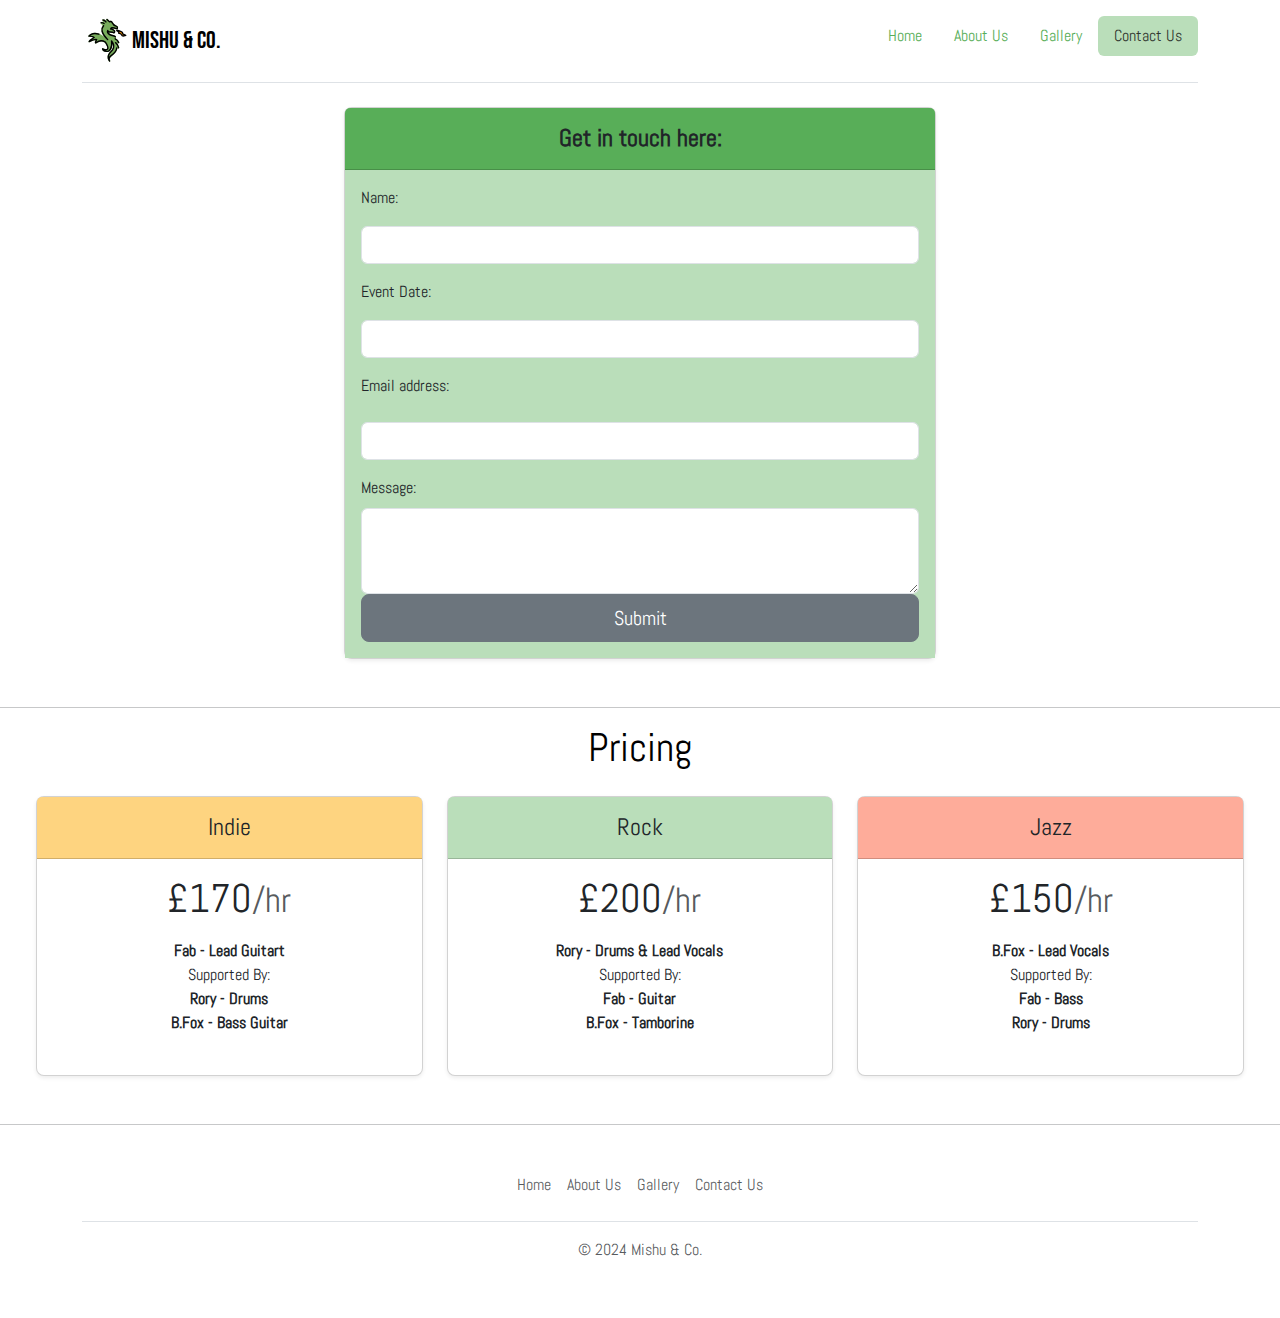
<file: contact.html>
<!DOCTYPE html>
<html lang="en">
<head>
    <meta charset="UTF-8">
    <meta name="viewport" content="width=device-width, initial-scale=1.0">
    <title>Mishu & Co.</title>
    <link rel="stylesheet" href="./styles.css" />
    <link href="https://cdn.jsdelivr.net/npm/bootstrap@5.3.3/dist/css/bootstrap.min.css" rel="stylesheet" integrity="sha384-QWTKZyjpPEjISv5WaRU9OFeRpok6YctnYmDr5pNlyT2bRjXh0JMhjY6hW+ALEwIH" crossorigin="anonymous">
    <script src="https://cdn.jsdelivr.net/npm/bootstrap@5.3.3/dist/js/bootstrap.bundle.min.js" integrity="sha384-YvpcrYf0tY3lHB60NNkmXc5s9fDVZLESaAA55NDzOxhy9GkcIdslK1eN7N6jIeHz" crossorigin="anonymous"></script>
    <link rel="stylesheet" href="./styles.css" />
    
    <!-- fonts -->
    <link rel="preconnect" href="https://fonts.googleapis.com">
    <link rel="preconnect" href="https://fonts.gstatic.com" crossorigin>
    <link href="https://fonts.googleapis.com/css2?family=Bebas+Neue&display=swap" rel="stylesheet">

    <link rel="preconnect" href="https://fonts.googleapis.com">
    <link rel="preconnect" href="https://fonts.gstatic.com" crossorigin>
    <link href="https://fonts.googleapis.com/css2?family=Abel&family=Bebas+Neue&family=Noto+Sans+Tamil:wght@100..900&display=swap" rel="stylesheet">
  </head>

<body>
  <!-- header -->
  <div class="container">
      <header class="d-flex flex-wrap justify-content-center py-3 mb-4 border-bottom">
        <a href="./index.html" class="d-flex align-items-center mb-3 mb-md-0 me-md-auto link-body-emphasis text-decoration-none">
          <svg width="50px" height="50px" viewBox="0 0 72.00 72.00" id="emoji" xmlns="http://www.w3.org/2000/svg" fill="#000000" stroke="#000000"><g id="SVGRepo_bgCarrier" stroke-width="0"></g><g id="SVGRepo_tracerCarrier" stroke-linecap="round" stroke-linejoin="round"></g><g id="SVGRepo_iconCarrier"> <g id="color"> <path fill="#78ad5c" stroke="#78ad5c" stroke-linecap="round" stroke-linejoin="round" stroke-miterlimit="10" stroke-width="2" d="M46,24c-1.0833-0.5833-4-1-5.9167-0.9167C38.1667,23.1667,37,21,37,21c-0.9,1.35-0.315,2.7675,0.6007,3.9184 c1.1508,1.4463,2.8225,2.3985,4.6286,2.7916C47.7267,28.9066,48,30,48,30l-0.1945,2.8581 c3.8914,1.5502,4.6086,4.4578,4.8891,5.4505l-4.3577,0.0076c3.4697,2.4416,4.3264,7.3677,4.3264,7.3677L50,46 c-0.1667,3-3.5,7.9167-8,11s-2.25,7.75-2.25,7.75S34,58,42,51s0.5833-15,0.5833-15c1.5833,12-4.4167,14.5833-4.4167,14.5833 C30.3333,52.1667,29.75,47.25,29.75,47.25l3.75,1.4167c8.5,0.6667,0.1667-11.0833,0.1667-11.0833 C24.3333,32.1667,20,40,19.5833,38.5833c-0.4167-1.4167,1.5833-4.75,1.5833-4.75c-1.8333-1.1667-10.8333,3.0833-10.8333,3.0833 C9.6667,35.8333,17.5833,31,17.5833,31C16.1667,29,10,29,10,29s4-6,14.1667-2.8333L37,34c0,0-6.7368-6.8764-8-12 c-1.2801-5.1922,2.6184-8.4931,2-8l-3.3306-4.3319c1.9432-0.5218,3.5669,0.7807,4.1322,1.2131l-1.578-5.122 c2.5024,0.1211,3.7895,2.1179,4.2473,2.7901L36,5l3.9167,3.5c0,0,2.0833-1.5,3,0.25C43.8333,10.5,46,14,49.0833,14.5833 c3.0833,0.5833,1.5,3.9167,1.5,3.9167S46,17,44,17s-2.75,1.5833-2.75,1.5833S41,18,45,20S46,24,46,24"></path> <path fill="#ff9500" stroke="none" d="M50,21c0,0,4,2,3,4c0,0,3.3333,0,4.1667,2.5C58,30,63,28,63,28l-4.3333-2.1667c0,0,0-2.8333-1.3333-2.8333 C56,23,53,20,50,21z"></path> </g> <g id="hair"></g> <g id="skin"></g> <g id="skin-shadow"></g> <g id="line"> <path fill="none" stroke="#000000" stroke-linecap="round" stroke-linejoin="round" stroke-miterlimit="10" stroke-width="2" d="M52.6632,45.6838c0,0-0.8567-4.9261-4.3264-7.3677"></path> <path fill="none" stroke="#000000" stroke-linecap="round" stroke-linejoin="round" stroke-miterlimit="10" stroke-width="2" d="M52.6945,38.3086c-0.2805-0.9927-0.9977-3.9003-4.8891-5.4505"></path> <path fill="none" stroke="#000000" stroke-linecap="round" stroke-linejoin="round" stroke-miterlimit="10" stroke-width="2" d="M48,30c0,0-0.2733-1.0934-5.7707-2.29c-1.806-0.3931-3.4777-1.3453-4.6286-2.7916C36.685,23.7675,36.1,22.35,37,21 c0,0,1.1667,2.1667,3.0833,2.0833C42,23,44.9167,23.4167,46,24"></path> <path fill="none" stroke="#000000" stroke-linecap="round" stroke-linejoin="round" stroke-miterlimit="10" stroke-width="2" d="M46,24c0,0,3-2-1-4s-3.75-1.4167-3.75-1.4167S42,17,44,17s6.5833,1.5,6.5833,1.5s1.5833-3.3333-1.5-3.9167 C46,14,43.8333,10.5,42.9167,8.75c-0.9167-1.75-3-0.25-3-0.25L36,5"></path> <path fill="none" stroke="#000000" stroke-linecap="round" stroke-linejoin="round" stroke-miterlimit="10" stroke-width="2" d="M24.1667,26.1667C14,23,10,29,10,29s6.1667,0,7.5833,2c0,0-7.9167,4.8333-7.25,5.9167c0,0,9-4.25,10.8333-3.0833 c0,0-2,3.3333-1.5833,4.75c0.4167,1.4167,4.75-6.4167,14.0833-1c0,0,8.3333,11.75-0.1667,11.0833L29.75,47.25 c0,0,0.5833,4.9167,8.4167,3.3333c0,0,6-2.5833,4.4167-14.5833c0,0,7.4167,8-0.5833,15s-2.25,13.75-2.25,13.75S37.5,60.0833,42,57 s7.8333-8,8-11"></path> <path fill="none" stroke="#000000" stroke-linecap="round" stroke-linejoin="round" stroke-miterlimit="10" stroke-width="2" d="M31,14c0.6184-0.4931-3.2801,2.8078-2,8c1.2632,5.1236,8,12,8,12"></path> <path fill="none" stroke="#000000" stroke-linecap="round" stroke-linejoin="round" stroke-miterlimit="10" stroke-width="2" d="M34.4709,8.5493c-0.4579-0.6722-1.7449-2.669-4.2473-2.7901"></path> <path fill="none" stroke="#000000" stroke-linecap="round" stroke-linejoin="round" stroke-miterlimit="10" stroke-width="2" d="M31.8016,10.8812c-0.5653-0.4324-2.189-1.7348-4.1322-1.2131"></path> <path fill="none" stroke="#000000" stroke-linecap="round" stroke-linejoin="round" stroke-miterlimit="10" stroke-width="2" d="M50,21c0,0,4,2,3,4c0,0,3.3333,0,4.1667,2.5C58,30,63,28,63,28l-4.3333-2.1667c0,0,0-2.8333-1.3333-2.8333C56,23,53,20,50,21z"></path> </g> </g></svg>            
          
          <span class="fs-4 logo-font">Mishu & Co.</span>
        </a>
  
        <ul class="nav nav-pills">
          <li class="nav-item"><a href="./index.html" class="nav-link" aria-current="page">Home</a></li>
          <li class="nav-item"><a href="./boys.html" class="nav-link">About Us</a></li>
          <li class="nav-item"><a href="./gallery.html" class="nav-link">Gallery</a></li>
          <li class="nav-item"><a href="./contact.html" class="nav-link active custom">Contact Us</a></li>
          <!-- <li class="nav-item"><a href="#" class="nav-link">placeholder</a></li> -->
        </ul>
      </header>
  </div>
  
  <!-- form -->
  <div class="row m-4 text-center">
    <div class="col-md-6 offset-md-3">
      <div class="card mb-4 rounded-3 shadow-sm ">
        <div class="card-header py-3 btn-rory">
          <h4 class="my-0 fw-bold">Get in touch here:</h4>
        </div>
        <!-- form items -->
        <form class="card-body bg-rory text-start" id="contactForm">

          <div class="mb-3 row g-3 align-items-center justify-content-center">
            <div class="">
              <label class="align-items-center" for="name" class="form-label">Name:</label>
            </div>
            <div class="">
              <input type="text" id="name" name="name" class="form-control">
            </div>
            <div class="">
              <label class="align-items-center"for="date" class="form-label">Event Date:</label>
            </div>
            <div class="">
              <input type="text" id="date" name="date" class="form-control">
            </div>
            
          </div>
          <div class="mb-3 row g-3 align-items-center justify-content-center">
            <div class="">
              <label for="email" class="form-label">Email address:</label>
            </div>
            <div class="">
              <input type="email" class="form-control" id="email" aria-describedby="emailHelp">
            </div>
          </div>

          <div class="">
            <label for="message" class="form-label">Message:</label>
            <textarea class="form-control" id="message" rows="3" ></textarea>
          </div>
          <button type="submit" class="w-100 btn btn-lg btn-secondary">Submit</button>
        </form>
      </div>
    </div>
    
  </div>
   
    
   

  <hr class="featurette-divider">
   <!-- pricing -->
    <a id="price-list"></a>
   <div >
    <h2 class="fs-1 text-body-emphasis text-center">Pricing</h2>
   </div>
  <div class="row row-cols-1 row-cols-md-3 m-4 text-center">
    <div class="col">
      <div class="card mb-4 rounded-3 shadow-sm">
        <div class="card-header py-3 bg-fab">
          <h4 class="my-0 fw-normal">Indie</h4>
        </div>
        <div class="card-body">
          <h1 class="card-title pricing-card-title">£170<small class="text-body-secondary fw-light">/hr</small></h1>
          <ul class="list-unstyled mt-3 mb-4">
            <li class="fw-semibold">Fab - Lead Guitart</li>
            <li>Supported By:</li>
            <li class="fw-semibold">Rory - Drums</li> 
            <li class="fw-semibold">B.Fox - Bass Guitar</li>
          </ul>
          <!-- <button type="button" class="w-100 btn btn-lg btn-primary">More about Fab</button> -->
        </div>
      </div>
    </div>
    <div class="col">
      <div class="card mb-4 rounded-3 shadow-sm">
        <div class="card-header py-3 bg-rory">
          <h4 class="my-0 fw-normal">Rock</h4>
        </div>
        <div class="card-body">
          <h1 class="card-title pricing-card-title">£200<small class="text-body-secondary fw-light">/hr</small></h1>
          <ul class="list-unstyled mt-3 mb-4">
            <li class="fw-semibold">Rory - Drums & Lead Vocals</li>
            <li>Supported By:</li>
            <li class="fw-semibold">Fab - Guitar</li>
            <li class="fw-semibold">B.Fox - Tamborine</li>
          </ul>
          <!-- <button type="button" class="w-100 btn btn-lg btn-primary">More about Rory</button> -->
        </div>
      </div>
    </div>
    <div class="col">
      <div class="card mb-4 rounded-3 shadow-sm">
        <div class="card-header py-3 bg-chonk">
          <h4 class="my-0 fw-normal">Jazz</h4>
        </div>
        <div class="card-body">
          <h1 class="card-title pricing-card-title">£150<small class="text-body-secondary fw-light">/hr</small></h1>
          <ul class="list-unstyled mt-3 mb-4">
            <li class="fw-semibold">B.Fox - Lead Vocals</li>
            <li>Supported By:</li>
            <li class="fw-semibold">Fab - Bass</li>
            <li class="fw-semibold">Rory - Drums</li>
          </ul>
          <!-- <button type="button" class="w-100 btn btn-lg btn-primary">More about B.Fox</button> -->
        </div>
      </div>
    </div>
  </div>

  <hr class="featurette-divider">
  <!-- footer -->
  <div class="container mt-4">
    <footer class="py-3 my-4">
      <ul class="nav justify-content-center border-bottom pb-3 mb-3">
        <li class="nav-item"><a href="./index.html" class="nav-link px-2 text-body-secondary">Home</a></li>
        <li class="nav-item"><a href="./boys.html" class="nav-link px-2 text-body-secondary">About Us</a></li>
        <li class="nav-item"><a href="./gallery.html" class="nav-link px-2 text-body-secondary">Gallery</a></li>
        <li class="nav-item"><a href="./contact.html" class="nav-link px-2 text-body-secondary">Contact Us</a></li>
        <!-- <li class="nav-item"><a href="#" class="nav-link px-2 text-body-secondary">Gallery</a></li> -->
      </ul>
      <p class="text-center text-body-secondary">© 2024 Mishu & Co.</p>
    </footer>
  </div>



<script src="contact.js"></script>
</body>
</html>
</file>
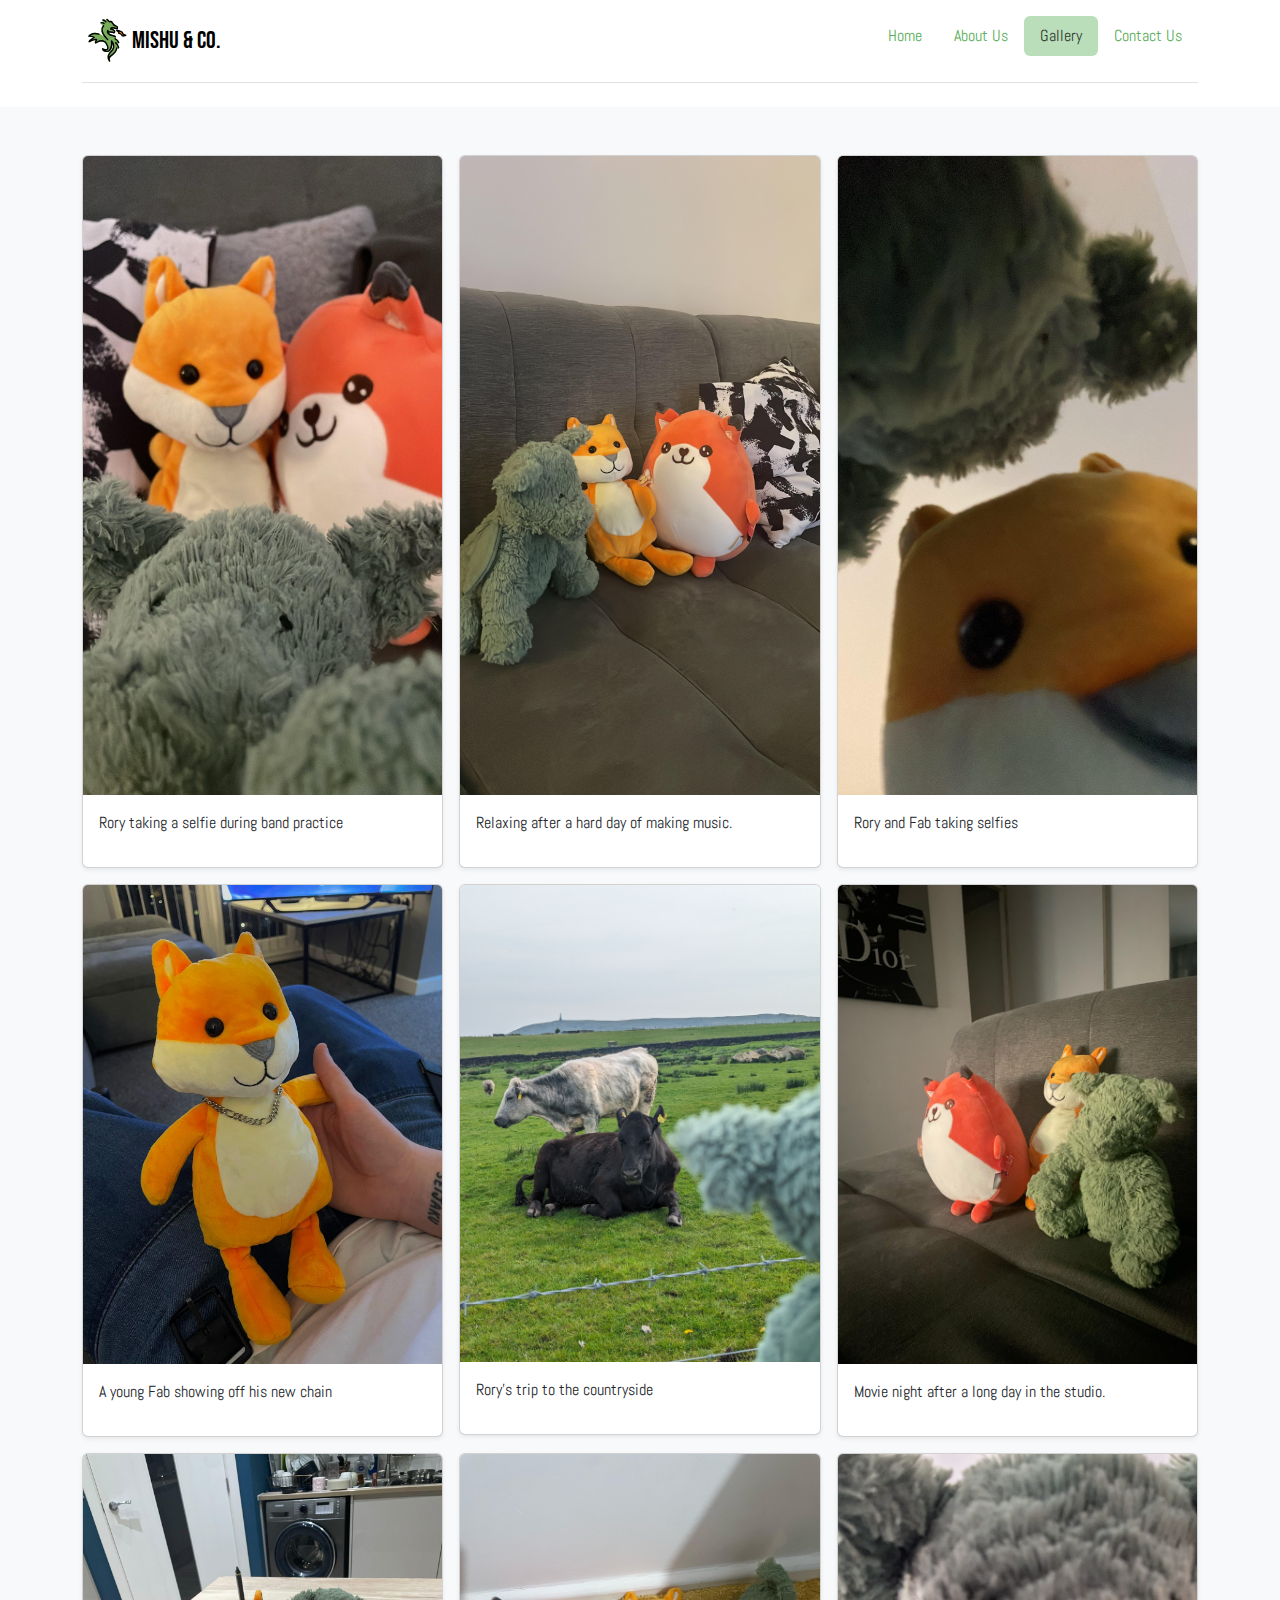
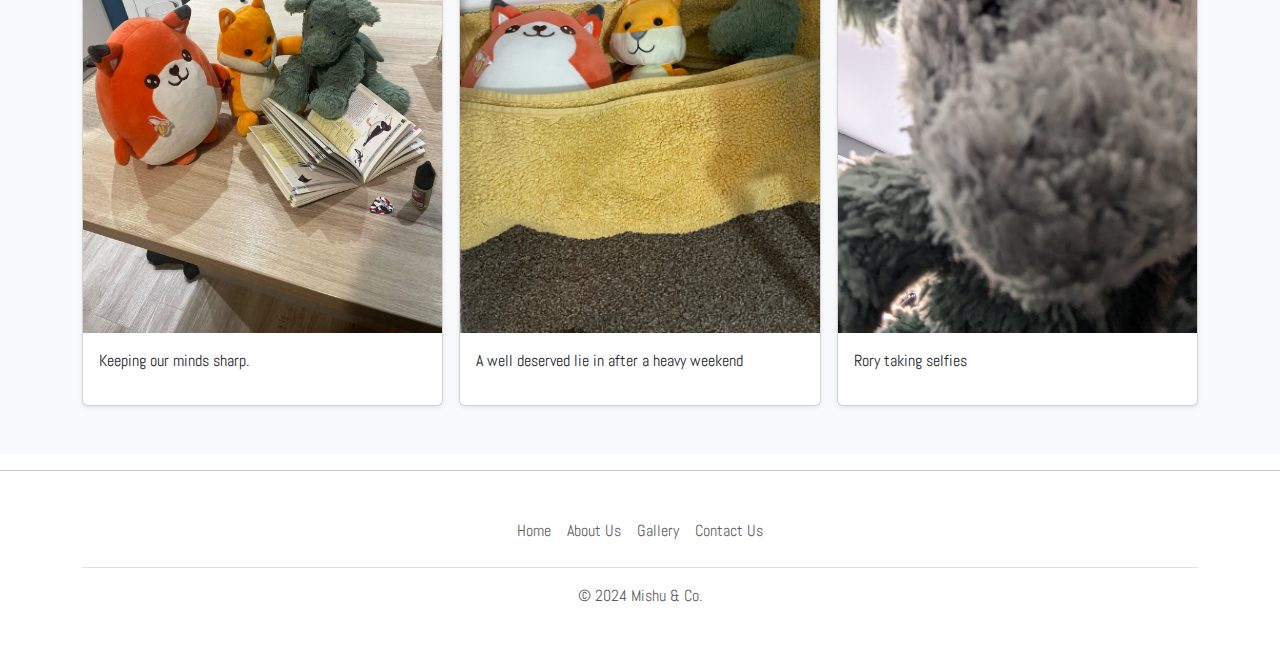
<file: gallery.html>
<!DOCTYPE html>
<html lang="en">
<head>
    <meta charset="UTF-8">
    <meta name="viewport" content="width=device-width, initial-scale=1.0">
    <title>Mishu & Co.</title>
    <link rel="stylesheet" href="./styles.css" />
    <link href="https://cdn.jsdelivr.net/npm/bootstrap@5.3.3/dist/css/bootstrap.min.css" rel="stylesheet" integrity="sha384-QWTKZyjpPEjISv5WaRU9OFeRpok6YctnYmDr5pNlyT2bRjXh0JMhjY6hW+ALEwIH" crossorigin="anonymous">
    <script src="https://cdn.jsdelivr.net/npm/bootstrap@5.3.3/dist/js/bootstrap.bundle.min.js" integrity="sha384-YvpcrYf0tY3lHB60NNkmXc5s9fDVZLESaAA55NDzOxhy9GkcIdslK1eN7N6jIeHz" crossorigin="anonymous"></script>
    <link rel="stylesheet" href="./styles.css" />
    
    <!-- fonts -->
    <link rel="preconnect" href="https://fonts.googleapis.com">
    <link rel="preconnect" href="https://fonts.gstatic.com" crossorigin>
    <link href="https://fonts.googleapis.com/css2?family=Bebas+Neue&display=swap" rel="stylesheet">

    <link rel="preconnect" href="https://fonts.googleapis.com">
    <link rel="preconnect" href="https://fonts.gstatic.com" crossorigin>
    <link href="https://fonts.googleapis.com/css2?family=Abel&family=Bebas+Neue&family=Noto+Sans+Tamil:wght@100..900&display=swap" rel="stylesheet">
  </head>

<body>
  <!-- header -->
  <div class="container">
      <header class="d-flex flex-wrap justify-content-center py-3 mb-4 border-bottom">
        <a href="./index.html" class="d-flex align-items-center mb-3 mb-md-0 me-md-auto link-body-emphasis text-decoration-none">
          <svg width="50px" height="50px" viewBox="0 0 72.00 72.00" id="emoji" xmlns="http://www.w3.org/2000/svg" fill="#000000" stroke="#000000"><g id="SVGRepo_bgCarrier" stroke-width="0"></g><g id="SVGRepo_tracerCarrier" stroke-linecap="round" stroke-linejoin="round"></g><g id="SVGRepo_iconCarrier"> <g id="color"> <path fill="#78ad5c" stroke="#78ad5c" stroke-linecap="round" stroke-linejoin="round" stroke-miterlimit="10" stroke-width="2" d="M46,24c-1.0833-0.5833-4-1-5.9167-0.9167C38.1667,23.1667,37,21,37,21c-0.9,1.35-0.315,2.7675,0.6007,3.9184 c1.1508,1.4463,2.8225,2.3985,4.6286,2.7916C47.7267,28.9066,48,30,48,30l-0.1945,2.8581 c3.8914,1.5502,4.6086,4.4578,4.8891,5.4505l-4.3577,0.0076c3.4697,2.4416,4.3264,7.3677,4.3264,7.3677L50,46 c-0.1667,3-3.5,7.9167-8,11s-2.25,7.75-2.25,7.75S34,58,42,51s0.5833-15,0.5833-15c1.5833,12-4.4167,14.5833-4.4167,14.5833 C30.3333,52.1667,29.75,47.25,29.75,47.25l3.75,1.4167c8.5,0.6667,0.1667-11.0833,0.1667-11.0833 C24.3333,32.1667,20,40,19.5833,38.5833c-0.4167-1.4167,1.5833-4.75,1.5833-4.75c-1.8333-1.1667-10.8333,3.0833-10.8333,3.0833 C9.6667,35.8333,17.5833,31,17.5833,31C16.1667,29,10,29,10,29s4-6,14.1667-2.8333L37,34c0,0-6.7368-6.8764-8-12 c-1.2801-5.1922,2.6184-8.4931,2-8l-3.3306-4.3319c1.9432-0.5218,3.5669,0.7807,4.1322,1.2131l-1.578-5.122 c2.5024,0.1211,3.7895,2.1179,4.2473,2.7901L36,5l3.9167,3.5c0,0,2.0833-1.5,3,0.25C43.8333,10.5,46,14,49.0833,14.5833 c3.0833,0.5833,1.5,3.9167,1.5,3.9167S46,17,44,17s-2.75,1.5833-2.75,1.5833S41,18,45,20S46,24,46,24"></path> <path fill="#ff9500" stroke="none" d="M50,21c0,0,4,2,3,4c0,0,3.3333,0,4.1667,2.5C58,30,63,28,63,28l-4.3333-2.1667c0,0,0-2.8333-1.3333-2.8333 C56,23,53,20,50,21z"></path> </g> <g id="hair"></g> <g id="skin"></g> <g id="skin-shadow"></g> <g id="line"> <path fill="none" stroke="#000000" stroke-linecap="round" stroke-linejoin="round" stroke-miterlimit="10" stroke-width="2" d="M52.6632,45.6838c0,0-0.8567-4.9261-4.3264-7.3677"></path> <path fill="none" stroke="#000000" stroke-linecap="round" stroke-linejoin="round" stroke-miterlimit="10" stroke-width="2" d="M52.6945,38.3086c-0.2805-0.9927-0.9977-3.9003-4.8891-5.4505"></path> <path fill="none" stroke="#000000" stroke-linecap="round" stroke-linejoin="round" stroke-miterlimit="10" stroke-width="2" d="M48,30c0,0-0.2733-1.0934-5.7707-2.29c-1.806-0.3931-3.4777-1.3453-4.6286-2.7916C36.685,23.7675,36.1,22.35,37,21 c0,0,1.1667,2.1667,3.0833,2.0833C42,23,44.9167,23.4167,46,24"></path> <path fill="none" stroke="#000000" stroke-linecap="round" stroke-linejoin="round" stroke-miterlimit="10" stroke-width="2" d="M46,24c0,0,3-2-1-4s-3.75-1.4167-3.75-1.4167S42,17,44,17s6.5833,1.5,6.5833,1.5s1.5833-3.3333-1.5-3.9167 C46,14,43.8333,10.5,42.9167,8.75c-0.9167-1.75-3-0.25-3-0.25L36,5"></path> <path fill="none" stroke="#000000" stroke-linecap="round" stroke-linejoin="round" stroke-miterlimit="10" stroke-width="2" d="M24.1667,26.1667C14,23,10,29,10,29s6.1667,0,7.5833,2c0,0-7.9167,4.8333-7.25,5.9167c0,0,9-4.25,10.8333-3.0833 c0,0-2,3.3333-1.5833,4.75c0.4167,1.4167,4.75-6.4167,14.0833-1c0,0,8.3333,11.75-0.1667,11.0833L29.75,47.25 c0,0,0.5833,4.9167,8.4167,3.3333c0,0,6-2.5833,4.4167-14.5833c0,0,7.4167,8-0.5833,15s-2.25,13.75-2.25,13.75S37.5,60.0833,42,57 s7.8333-8,8-11"></path> <path fill="none" stroke="#000000" stroke-linecap="round" stroke-linejoin="round" stroke-miterlimit="10" stroke-width="2" d="M31,14c0.6184-0.4931-3.2801,2.8078-2,8c1.2632,5.1236,8,12,8,12"></path> <path fill="none" stroke="#000000" stroke-linecap="round" stroke-linejoin="round" stroke-miterlimit="10" stroke-width="2" d="M34.4709,8.5493c-0.4579-0.6722-1.7449-2.669-4.2473-2.7901"></path> <path fill="none" stroke="#000000" stroke-linecap="round" stroke-linejoin="round" stroke-miterlimit="10" stroke-width="2" d="M31.8016,10.8812c-0.5653-0.4324-2.189-1.7348-4.1322-1.2131"></path> <path fill="none" stroke="#000000" stroke-linecap="round" stroke-linejoin="round" stroke-miterlimit="10" stroke-width="2" d="M50,21c0,0,4,2,3,4c0,0,3.3333,0,4.1667,2.5C58,30,63,28,63,28l-4.3333-2.1667c0,0,0-2.8333-1.3333-2.8333C56,23,53,20,50,21z"></path> </g> </g></svg>            
          
          <span class="fs-4 logo-font">Mishu & Co.</span>
        </a>
  
        <ul class="nav nav-pills">
          <li class="nav-item"><a href="./index.html" class="nav-link" aria-current="page">Home</a></li>
          <li class="nav-item"><a href="./boys.html" class="nav-link">About Us</a></li>
          <li class="nav-item"><a href="./gallery.html" class="nav-link active custom">Gallery</a></li>
          <li class="nav-item"><a href="./contact.html" class="nav-link">Contact Us</a></li>
          <!-- <li class="nav-item"><a href="#" class="nav-link">placeholder</a></li> -->
        </ul>
      </header>
  </div>
  
  <!-- pics -->
  <div class="album py-5 bg-body-tertiary">
    <div class="container">
      <div class="row row-cols-1 row-cols-sm-2 row-cols-md-3 g-3">
          
        <div class="col">
          <div class="card shadow-sm">
              <img src="./images/boys-selfie.jpg" alt="selfie" class="card-img-top" width="100%" height="100%" />
            <div class="card-body">
              <p class="">
                  Rory taking a selfie during band practice
              </p>
            </div>
          </div>
        </div>

        <div class="col">
          <div class="card shadow-sm">
              <img src="./images/boys-lounging.jpg" alt="Boys lounging" class="card-img-top" width="100%" height="100%" />
            <div class="card-body">
              <p class="">
                  Relaxing after a hard day of making music. 
              </p>
            </div>
          </div>
        </div>

        <div class="col">
          <div class="card shadow-sm">
              <img src="./images/rory-fab-upclose.jpg" alt="Rory and fab" class="card-img-top" width="100%" height="100%" />
            <div class="card-body">
              <p class="">
                  Rory and Fab taking selfies
              </p>
            </div>
          </div>
        </div>
        
        <div class="col">
          <div class="card shadow-sm">
              <img src="./images/fab-chain.jpg" alt="selfie of Fab" class="card-img-top" width="100%" height="100%" />
            <div class="card-body">
              <p class="">
                  A young Fab showing off his new chain
              </p>
            </div>
          </div>
        </div>
          
        <div class="col">
          <div class="card shadow-sm">
              <img src="./images/PXL_20240510_095147750.jpg" alt="Rory with cows in the background" class="card-img-top" width="100%" height="100%" />
            <div class="card-body">
              <p class="">
                  Rory's trip to the countryside
              </p>
            </div>
          </div>
        </div>

        <div class="col">
          <div class="card shadow-sm">
             <img src="./images/boys-tv.jpg" alt="the boys watching TV" class="card-img-top" width="100%" height="100%" />
            <div class="card-body">
              <p class="">
                  Movie night after a long day in the studio. 
              </p>
            </div>
          </div>
        </div>
          
        <div class="col">
          <div class="card shadow-sm">
              <img src="./images/boys-reading.jpg" alt="Boys reading a book together" class="card-img-top" width="100%" height="100%" />
            <div class="card-body">
              <p class="">
                  Keeping our minds sharp. 
              </p>
            </div>
          </div>
        </div>
          


        
        <div class="col">
          <div class="card shadow-sm">
              <img src="./images/boys-sleeping.jpg" alt="Boys sleeping" class="card-img-top" width="100%" height="100%" />
            <div class="card-body">
              <p class="">
                  A well deserved lie in after a heavy weekend
              </p>
            </div>
          </div>
        </div>
        <div class="col">
          <div class="card shadow-sm">
              <img src="./images/rory-6.jpg" alt="Rory" class="card-img-top" width="100%" height="100%" />
            <div class="card-body">
              <p class="">
                  Rory taking selfies
              </p>
            </div>
          </div>
        </div>
          
      </div>
    </div>
  </div>

  
  <hr class="featurette-divider">
  <!-- footer -->
  <div class="container mt-4">
    <footer class="py-3 my-4">
      <ul class="nav justify-content-center border-bottom pb-3 mb-3">
        <li class="nav-item"><a href="./index.html" class="nav-link px-2 text-body-secondary">Home</a></li>
        <li class="nav-item"><a href="./boys.html" class="nav-link px-2 text-body-secondary">About Us</a></li>
        <li class="nav-item"><a href="./gallery.html" class="nav-link px-2 text-body-secondary">Gallery</a></li>
        <li class="nav-item"><a href="./contact.html" class="nav-link px-2 text-body-secondary">Contact Us</a></li>
        <!-- <li class="nav-item"><a href="#" class="nav-link px-2 text-body-secondary">Gallery</a></li> -->
      </ul>
      <p class="text-center text-body-secondary">© 2024 Mishu & Co.</p>
    </footer>
  </div>




</body>
</html>
</file>
<file: styles.css>
:root {
    --rory-colour: #58AE58;
    --fab-colour:  #feaa01;
    --chonk-colour: #ff531a;
    --rory-colour-light:  #badeba;
    --fab-colour-light:  #fed480;
    --chonk-colour-light: #feac9a;

  }

  .nav-link{
    color: var(--rory-colour);
  }
  .nav-link.active.custom{
    color: #30362F;
    background-color: var(--rory-colour-light);
  }

  .banner-chonk{
    background-color:  #ff794d;
  }
  .bg-rory{
    background-color: var(--rory-colour-light);
  }
  .bg-fab{
    background-color: var(--fab-colour-light);
  }
  .bg-chonk{
    background-color: var(--chonk-colour-light);
  }
  .btn-rory{
    background-color: var(--rory-colour);
  }
  .btn-fab{
    background-color: var(--fab-colour);
  }
  .btn-chonk{
    background-color: var(--chonk-colour);
  }
  .logo-font{
    font-family: "Bebas Neue", sans-serif;
    font-weight: 500;
    font-style: normal;
  }

.roundCorners {
    border-radius: 2px 2px;
}

  body {
    font-family: "Abel", sans-serif;
    font-weight: 400;
    font-style: normal;
  }
</file>
